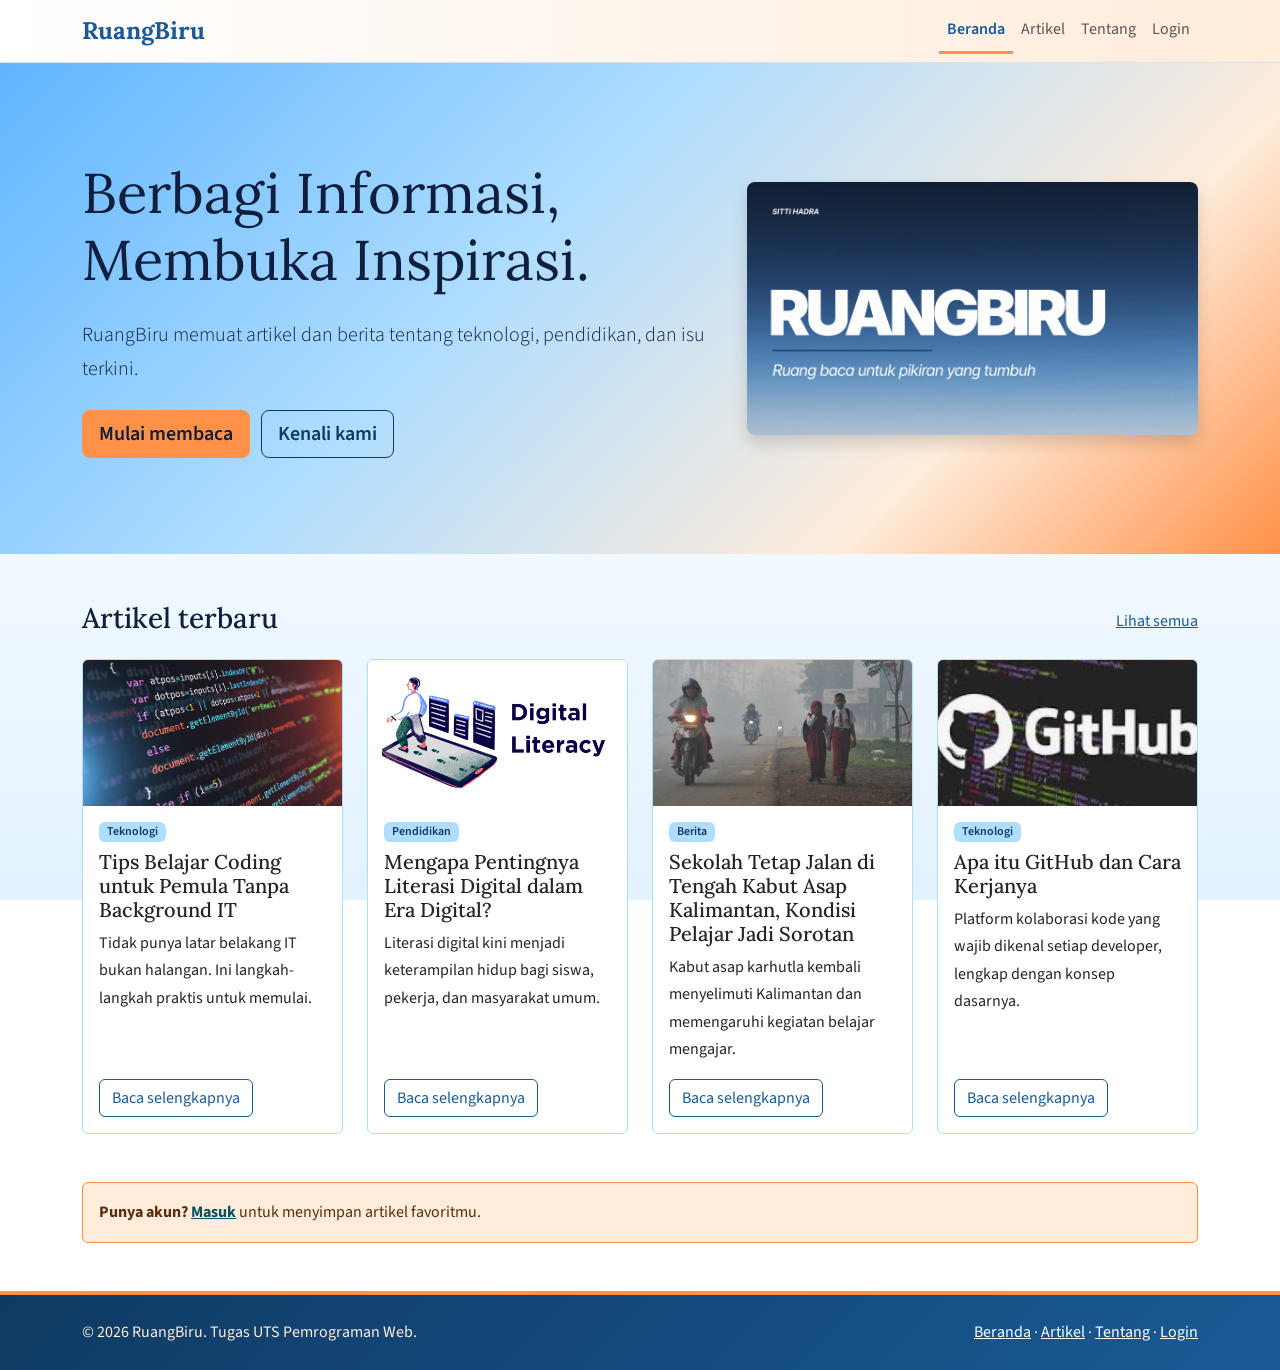
<file: index.html>
<!DOCTYPE html>
<html lang="id">
<head>
  <meta charset="UTF-8">
  <meta name="viewport" content="width=device-width, initial-scale=1">
  <title>Beranda | RuangBiru</title>
  <link href="https://cdn.jsdelivr.net/npm/bootstrap@5.3.3/dist/css/bootstrap.min.css" rel="stylesheet">
  <link href="https://fonts.googleapis.com/css2?family=Lora:wght@500;700&family=Source+Sans+3:wght@400;600&display=swap" rel="stylesheet">
  <link href="css/style.css" rel="stylesheet">
</head>
<body>
<nav class="navbar navbar-expand-lg sticky-top bg-white border-bottom">
  <div class="container">
    <a class="navbar-brand brand" href="index.html">RuangBiru</a>
    <button class="navbar-toggler" type="button" data-bs-toggle="collapse" data-bs-target="#menu" aria-controls="menu" aria-expanded="false" aria-label="Buka menu">
      <span class="navbar-toggler-icon"></span>
    </button>
    <div class="collapse navbar-collapse" id="menu">
      <ul class="navbar-nav ms-auto"><li class="nav-item"><a class="nav-link active" href="index.html">Beranda</a></li><li class="nav-item"><a class="nav-link" href="artikel.html">Artikel</a></li><li class="nav-item"><a class="nav-link" href="tentang.html">Tentang</a></li><li class="nav-item"><a class="nav-link" href="login.html">Login</a></li></ul>
    </div>
  </div>
</nav>

<header class="hero py-5">
  <div class="container py-lg-5">
    <div class="row align-items-center g-4">
      <div class="col-lg-7">
        <h1 class="display-4">Berbagi Informasi, Membuka Inspirasi.</h1>
        <p class="lead my-4">RuangBiru memuat artikel dan berita tentang teknologi, pendidikan, dan isu terkini.</p>
        <a href="artikel.html" class="btn btn-accent btn-lg me-2">Mulai membaca</a>
        <a href="tentang.html" class="btn btn-outline-light btn-lg">Kenali kami</a>
      </div>
      <div class="col-lg-5">
        <img src="img/RuangBiru.png" class="img-fluid rounded-3 shadow" alt="Ilustrasi RuangBiru">
      </div>
    </div>
  </div>
</header>
<main class="container my-5">
  <div class="d-flex justify-content-between align-items-end mb-4">
    <h2 class="h3 mb-0">Artikel terbaru</h2>
    <a href="artikel.html">Lihat semua</a>
  </div>
  <div class="row g-4"><div class="col-md-6 col-lg-3">
  <div class="card h-100 article-card">
    <img src="img/coding.jpg" class="card-img-top" alt="Tips Belajar Coding untuk Pemula Tanpa Background IT">
    <div class="card-body d-flex flex-column">
      <span class="badge badge-cat align-self-start mb-2">Teknologi</span>
      <h3 class="h5 card-title">Tips Belajar Coding untuk Pemula Tanpa Background IT</h3>
      <p class="card-text">Tidak punya latar belakang IT bukan halangan. Ini langkah-langkah praktis untuk memulai.</p>
      <a href="detail-coding.html" class="btn btn-outline-brand mt-auto align-self-start">Baca selengkapnya</a>
    </div>
  </div>
</div><div class="col-md-6 col-lg-3">
  <div class="card h-100 article-card">
    <img src="img/literasi_digital.png" class="card-img-top" alt="Mengapa Pentingnya Literasi Digital dalam Era Digital?">
    <div class="card-body d-flex flex-column">
      <span class="badge badge-cat align-self-start mb-2">Pendidikan</span>
      <h3 class="h5 card-title">Mengapa Pentingnya Literasi Digital dalam Era Digital?</h3>
      <p class="card-text">Literasi digital kini menjadi keterampilan hidup bagi siswa, pekerja, dan masyarakat umum.</p>
      <a href="detail-literasi.html" class="btn btn-outline-brand mt-auto align-self-start">Baca selengkapnya</a>
    </div>
  </div>
</div><div class="col-md-6 col-lg-3">
  <div class="card h-100 article-card">
    <img src="img/asap_kalimantan.jpeg" class="card-img-top" alt="Sekolah Tetap Jalan di Tengah Kabut Asap Kalimantan, Kondisi Pelajar Jadi Sorotan">
    <div class="card-body d-flex flex-column">
      <span class="badge badge-cat align-self-start mb-2">Berita</span>
      <h3 class="h5 card-title">Sekolah Tetap Jalan di Tengah Kabut Asap Kalimantan, Kondisi Pelajar Jadi Sorotan</h3>
      <p class="card-text">Kabut asap karhutla kembali menyelimuti Kalimantan dan memengaruhi kegiatan belajar mengajar.</p>
      <a href="detail-asap.html" class="btn btn-outline-brand mt-auto align-self-start">Baca selengkapnya</a>
    </div>
  </div>
</div><div class="col-md-6 col-lg-3">
  <div class="card h-100 article-card">
    <img src="img/github.jpg" class="card-img-top" alt="Apa itu GitHub dan Cara Kerjanya">
    <div class="card-body d-flex flex-column">
      <span class="badge badge-cat align-self-start mb-2">Teknologi</span>
      <h3 class="h5 card-title">Apa itu GitHub dan Cara Kerjanya</h3>
      <p class="card-text">Platform kolaborasi kode yang wajib dikenal setiap developer, lengkap dengan konsep dasarnya.</p>
      <a href="detail-github.html" class="btn btn-outline-brand mt-auto align-self-start">Baca selengkapnya</a>
    </div>
  </div>
</div></div>
  <div class="alert alert-info mt-5" role="alert">
    <strong>Punya akun?</strong> <a href="login.html" class="alert-link">Masuk</a> untuk menyimpan artikel favoritmu.
  </div>
</main>
<footer class="footer py-4 mt-5">
  <div class="container d-flex flex-column flex-md-row justify-content-between gap-2">
    <span>&copy; 2026 RuangBiru. Tugas UTS Pemrograman Web.</span>
    <span><a href="index.html">Beranda</a> &middot; <a href="artikel.html">Artikel</a> &middot; <a href="tentang.html">Tentang</a> &middot; <a href="login.html">Login</a></span>
  </div>
</footer>
<script src="https://cdn.jsdelivr.net/npm/bootstrap@5.3.3/dist/js/bootstrap.bundle.min.js"></script>
</body>
</html>
</file>
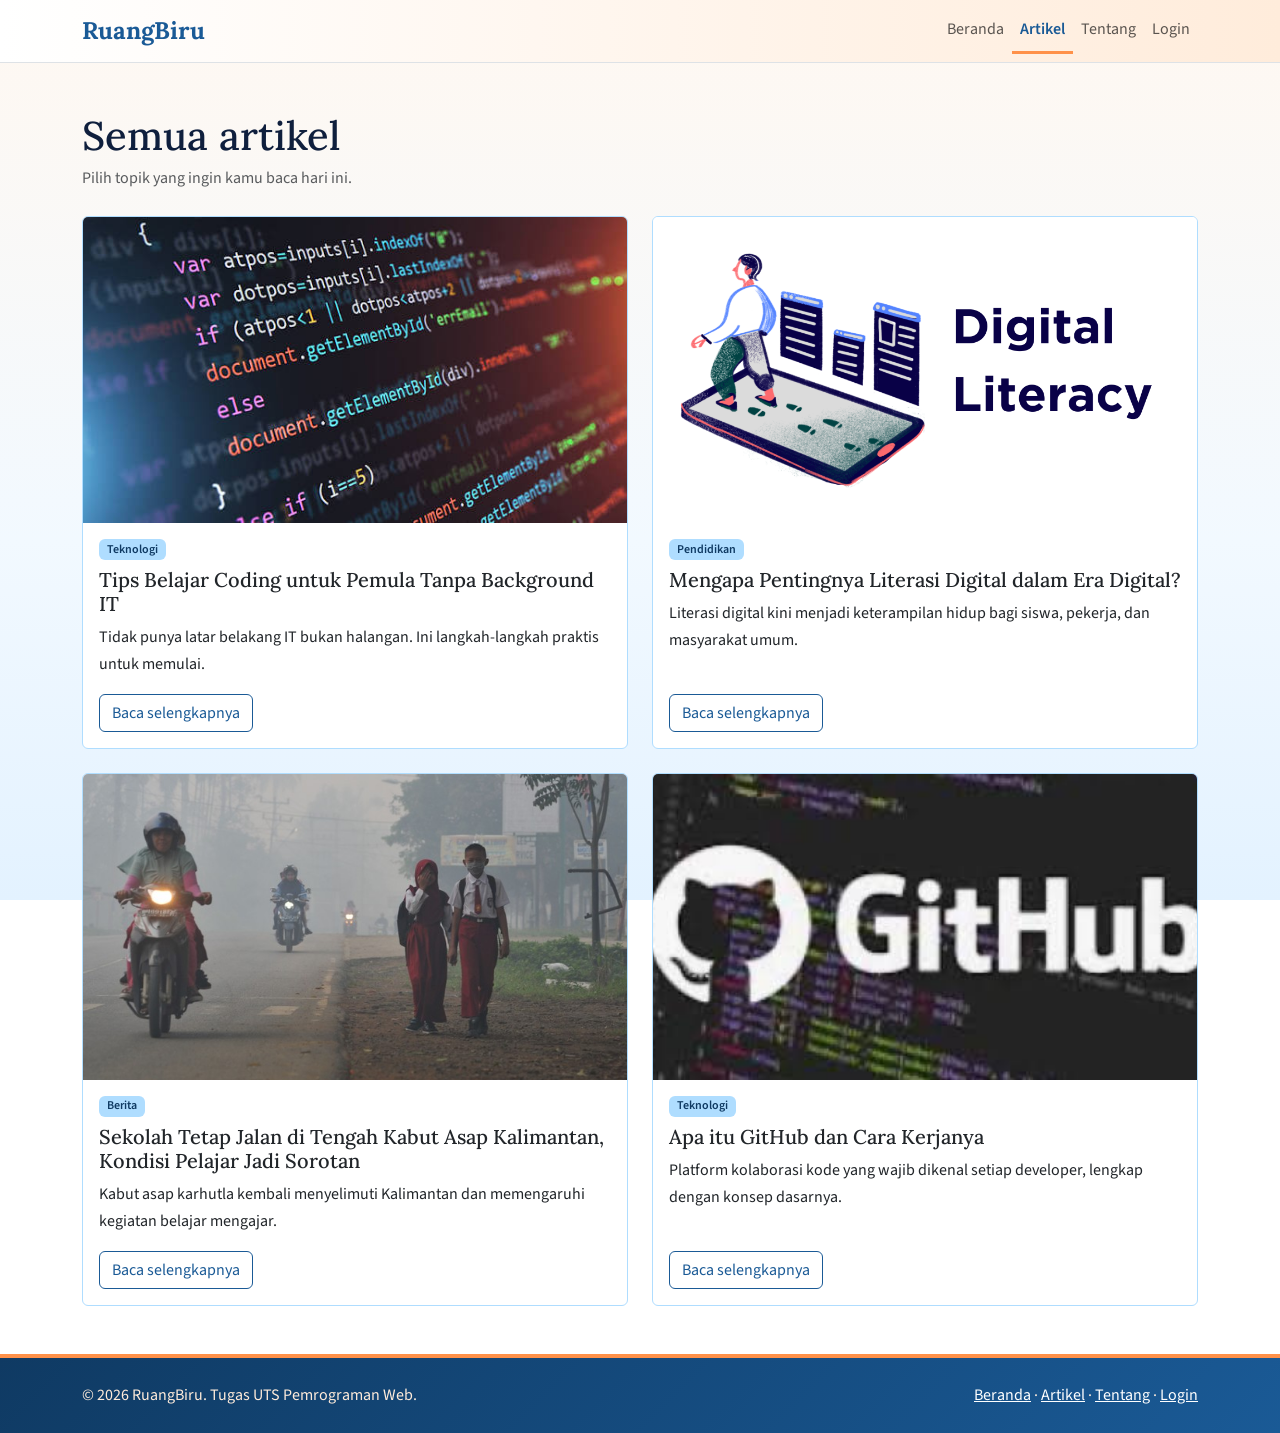
<file: artikel.html>
<!DOCTYPE html>
<html lang="id">
<head>
  <meta charset="UTF-8">
  <meta name="viewport" content="width=device-width, initial-scale=1">
  <title>Daftar Artikel | RuangBiru</title>
  <link href="https://cdn.jsdelivr.net/npm/bootstrap@5.3.3/dist/css/bootstrap.min.css" rel="stylesheet">
  <link href="https://fonts.googleapis.com/css2?family=Lora:wght@500;700&family=Source+Sans+3:wght@400;600&display=swap" rel="stylesheet">
  <link href="css/style.css" rel="stylesheet">
</head>
<body>
<nav class="navbar navbar-expand-lg sticky-top bg-white border-bottom">
  <div class="container">
    <a class="navbar-brand brand" href="index.html">RuangBiru</a>
    <button class="navbar-toggler" type="button" data-bs-toggle="collapse" data-bs-target="#menu" aria-controls="menu" aria-expanded="false" aria-label="Buka menu">
      <span class="navbar-toggler-icon"></span>
    </button>
    <div class="collapse navbar-collapse" id="menu">
      <ul class="navbar-nav ms-auto"><li class="nav-item"><a class="nav-link" href="index.html">Beranda</a></li><li class="nav-item"><a class="nav-link active" href="artikel.html">Artikel</a></li><li class="nav-item"><a class="nav-link" href="tentang.html">Tentang</a></li><li class="nav-item"><a class="nav-link" href="login.html">Login</a></li></ul>
    </div>
  </div>
</nav>

<main class="container my-5">
  <h1 class="mb-1">Semua artikel</h1>
  <p class="text-muted mb-4">Pilih topik yang ingin kamu baca hari ini.</p>
  <div class="row g-4"><div class="col-md-6">
  <div class="card h-100 article-card">
    <img src="img/coding.jpg" class="card-img-top" alt="Tips Belajar Coding untuk Pemula Tanpa Background IT">
    <div class="card-body d-flex flex-column">
      <span class="badge badge-cat align-self-start mb-2">Teknologi</span>
      <h3 class="h5 card-title">Tips Belajar Coding untuk Pemula Tanpa Background IT</h3>
      <p class="card-text">Tidak punya latar belakang IT bukan halangan. Ini langkah-langkah praktis untuk memulai.</p>
      <a href="detail-coding.html" class="btn btn-outline-brand mt-auto align-self-start">Baca selengkapnya</a>
    </div>
  </div>
</div><div class="col-md-6">
  <div class="card h-100 article-card">
    <img src="img/literasi_digital.png" class="card-img-top" alt="Mengapa Pentingnya Literasi Digital dalam Era Digital?">
    <div class="card-body d-flex flex-column">
      <span class="badge badge-cat align-self-start mb-2">Pendidikan</span>
      <h3 class="h5 card-title">Mengapa Pentingnya Literasi Digital dalam Era Digital?</h3>
      <p class="card-text">Literasi digital kini menjadi keterampilan hidup bagi siswa, pekerja, dan masyarakat umum.</p>
      <a href="detail-literasi.html" class="btn btn-outline-brand mt-auto align-self-start">Baca selengkapnya</a>
    </div>
  </div>
</div><div class="col-md-6">
  <div class="card h-100 article-card">
    <img src="img/asap_kalimantan.jpeg" class="card-img-top" alt="Sekolah Tetap Jalan di Tengah Kabut Asap Kalimantan, Kondisi Pelajar Jadi Sorotan">
    <div class="card-body d-flex flex-column">
      <span class="badge badge-cat align-self-start mb-2">Berita</span>
      <h3 class="h5 card-title">Sekolah Tetap Jalan di Tengah Kabut Asap Kalimantan, Kondisi Pelajar Jadi Sorotan</h3>
      <p class="card-text">Kabut asap karhutla kembali menyelimuti Kalimantan dan memengaruhi kegiatan belajar mengajar.</p>
      <a href="detail-asap.html" class="btn btn-outline-brand mt-auto align-self-start">Baca selengkapnya</a>
    </div>
  </div>
</div><div class="col-md-6">
  <div class="card h-100 article-card">
    <img src="img/github.jpg" class="card-img-top" alt="Apa itu GitHub dan Cara Kerjanya">
    <div class="card-body d-flex flex-column">
      <span class="badge badge-cat align-self-start mb-2">Teknologi</span>
      <h3 class="h5 card-title">Apa itu GitHub dan Cara Kerjanya</h3>
      <p class="card-text">Platform kolaborasi kode yang wajib dikenal setiap developer, lengkap dengan konsep dasarnya.</p>
      <a href="detail-github.html" class="btn btn-outline-brand mt-auto align-self-start">Baca selengkapnya</a>
    </div>
  </div>
</div></div>
</main>
<footer class="footer py-4 mt-5">
  <div class="container d-flex flex-column flex-md-row justify-content-between gap-2">
    <span>&copy; 2026 RuangBiru. Tugas UTS Pemrograman Web.</span>
    <span><a href="index.html">Beranda</a> &middot; <a href="artikel.html">Artikel</a> &middot; <a href="tentang.html">Tentang</a> &middot; <a href="login.html">Login</a></span>
  </div>
</footer>
<script src="https://cdn.jsdelivr.net/npm/bootstrap@5.3.3/dist/js/bootstrap.bundle.min.js"></script>
</body>
</html>
</file>
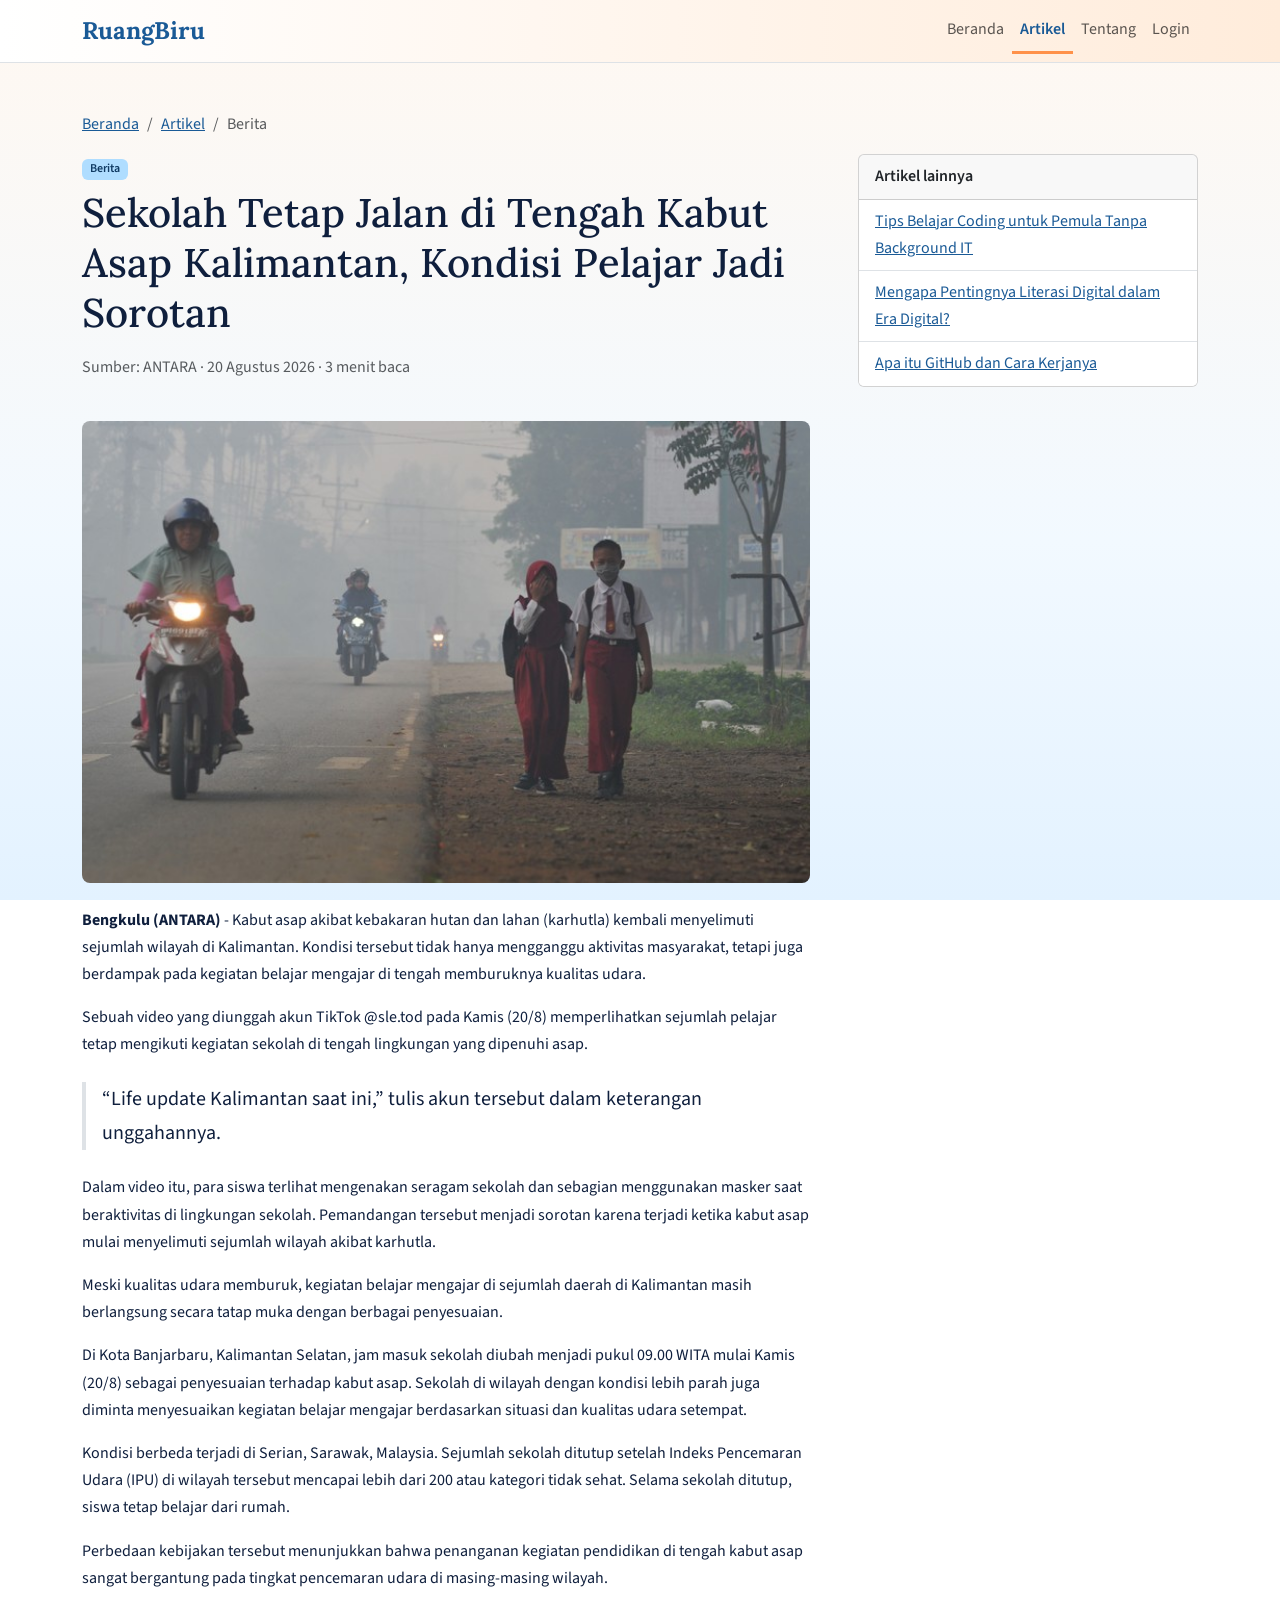
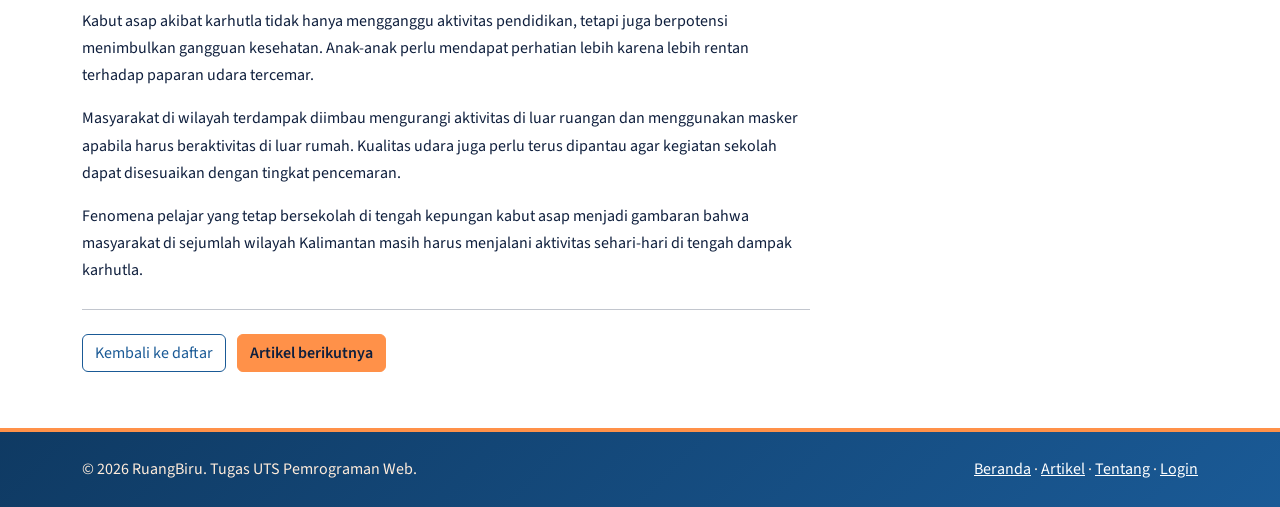
<file: detail-asap.html>
<!DOCTYPE html>
<html lang="id">
<head>
  <meta charset="UTF-8">
  <meta name="viewport" content="width=device-width, initial-scale=1">
  <title>Sekolah Tetap Jalan di Tengah Kabut Asap Kalimantan, Kondisi Pelajar Jadi Sorotan | RuangBiru</title>
  <link href="https://cdn.jsdelivr.net/npm/bootstrap@5.3.3/dist/css/bootstrap.min.css" rel="stylesheet">
  <link href="https://fonts.googleapis.com/css2?family=Lora:wght@500;700&family=Source+Sans+3:wght@400;600&display=swap" rel="stylesheet">
  <link href="css/style.css" rel="stylesheet">
</head>
<body>
<nav class="navbar navbar-expand-lg sticky-top bg-white border-bottom">
  <div class="container">
    <a class="navbar-brand brand" href="index.html">RuangBiru</a>
    <button class="navbar-toggler" type="button" data-bs-toggle="collapse" data-bs-target="#menu" aria-controls="menu" aria-expanded="false" aria-label="Buka menu">
      <span class="navbar-toggler-icon"></span>
    </button>
    <div class="collapse navbar-collapse" id="menu">
      <ul class="navbar-nav ms-auto"><li class="nav-item"><a class="nav-link" href="index.html">Beranda</a></li><li class="nav-item"><a class="nav-link active" href="artikel.html">Artikel</a></li><li class="nav-item"><a class="nav-link" href="tentang.html">Tentang</a></li><li class="nav-item"><a class="nav-link" href="login.html">Login</a></li></ul>
    </div>
  </div>
</nav>

<main class="container my-5">
  <nav aria-label="breadcrumb">
    <ol class="breadcrumb">
      <li class="breadcrumb-item"><a href="index.html">Beranda</a></li>
      <li class="breadcrumb-item"><a href="artikel.html">Artikel</a></li>
      <li class="breadcrumb-item active" aria-current="page">Berita</li>
    </ol>
  </nav>
  <div class="row g-5">
    <article class="col-lg-8">
      <span class="badge badge-cat mb-2">Berita</span>
      <h1 class="mb-3">Sekolah Tetap Jalan di Tengah Kabut Asap Kalimantan, Kondisi Pelajar Jadi Sorotan</h1>
      <p class="text-muted">Sumber: ANTARA &middot; 20 Agustus 2026 &middot; 3 menit baca</p>
      <img src="img/asap_kalimantan.jpeg" class="img-fluid rounded-3 my-4 w-100" alt="Sekolah Tetap Jalan di Tengah Kabut Asap Kalimantan, Kondisi Pelajar Jadi Sorotan">
      <p><strong>Bengkulu (ANTARA)</strong> - Kabut asap akibat kebakaran hutan dan lahan (karhutla) kembali menyelimuti sejumlah wilayah di Kalimantan. Kondisi tersebut tidak hanya mengganggu aktivitas masyarakat, tetapi juga berdampak pada kegiatan belajar mengajar di tengah memburuknya kualitas udara.</p>
      <p>Sebuah video yang diunggah akun TikTok @sle.tod pada Kamis (20/8) memperlihatkan sejumlah pelajar tetap mengikuti kegiatan sekolah di tengah lingkungan yang dipenuhi asap.</p>
      <blockquote class="blockquote border-start border-4 ps-3 my-4"><p>“Life update Kalimantan saat ini,” tulis akun tersebut dalam keterangan unggahannya.</p></blockquote>
      <p>Dalam video itu, para siswa terlihat mengenakan seragam sekolah dan sebagian menggunakan masker saat beraktivitas di lingkungan sekolah. Pemandangan tersebut menjadi sorotan karena terjadi ketika kabut asap mulai menyelimuti sejumlah wilayah akibat karhutla.</p>
      <p>Meski kualitas udara memburuk, kegiatan belajar mengajar di sejumlah daerah di Kalimantan masih berlangsung secara tatap muka dengan berbagai penyesuaian.</p>
      <p>Di Kota Banjarbaru, Kalimantan Selatan, jam masuk sekolah diubah menjadi pukul 09.00 WITA mulai Kamis (20/8) sebagai penyesuaian terhadap kabut asap. Sekolah di wilayah dengan kondisi lebih parah juga diminta menyesuaikan kegiatan belajar mengajar berdasarkan situasi dan kualitas udara setempat.</p>
      <p>Kondisi berbeda terjadi di Serian, Sarawak, Malaysia. Sejumlah sekolah ditutup setelah Indeks Pencemaran Udara (IPU) di wilayah tersebut mencapai lebih dari 200 atau kategori tidak sehat. Selama sekolah ditutup, siswa tetap belajar dari rumah.</p>
      <p>Perbedaan kebijakan tersebut menunjukkan bahwa penanganan kegiatan pendidikan di tengah kabut asap sangat bergantung pada tingkat pencemaran udara di masing-masing wilayah.</p>
      <p>Kabut asap akibat karhutla tidak hanya mengganggu aktivitas pendidikan, tetapi juga berpotensi menimbulkan gangguan kesehatan. Anak-anak perlu mendapat perhatian lebih karena lebih rentan terhadap paparan udara tercemar.</p>
      <p>Masyarakat di wilayah terdampak diimbau mengurangi aktivitas di luar ruangan dan menggunakan masker apabila harus beraktivitas di luar rumah. Kualitas udara juga perlu terus dipantau agar kegiatan sekolah dapat disesuaikan dengan tingkat pencemaran.</p>
      <p>Fenomena pelajar yang tetap bersekolah di tengah kepungan kabut asap menjadi gambaran bahwa masyarakat di sejumlah wilayah Kalimantan masih harus menjalani aktivitas sehari-hari di tengah dampak karhutla.</p>
      <hr class="my-4">
      <a href="artikel.html" class="btn btn-outline-brand me-2 mb-2">Kembali ke daftar</a>
      <a href="detail-github.html" class="btn btn-accent mb-2">Artikel berikutnya</a>
    </article>
    <aside class="col-lg-4">
      <div class="card">
        <div class="card-header fw-semibold">Artikel lainnya</div>
        <ul class="list-group list-group-flush"><li class="list-group-item"><a href="detail-coding.html">Tips Belajar Coding untuk Pemula Tanpa Background IT</a></li><li class="list-group-item"><a href="detail-literasi.html">Mengapa Pentingnya Literasi Digital dalam Era Digital?</a></li><li class="list-group-item"><a href="detail-github.html">Apa itu GitHub dan Cara Kerjanya</a></li></ul>
      </div>
    </aside>
  </div>
</main>
<footer class="footer py-4 mt-5">
  <div class="container d-flex flex-column flex-md-row justify-content-between gap-2">
    <span>&copy; 2026 RuangBiru. Tugas UTS Pemrograman Web.</span>
    <span><a href="index.html">Beranda</a> &middot; <a href="artikel.html">Artikel</a> &middot; <a href="tentang.html">Tentang</a> &middot; <a href="login.html">Login</a></span>
  </div>
</footer>
<script src="https://cdn.jsdelivr.net/npm/bootstrap@5.3.3/dist/js/bootstrap.bundle.min.js"></script>
</body>
</html>
</file>
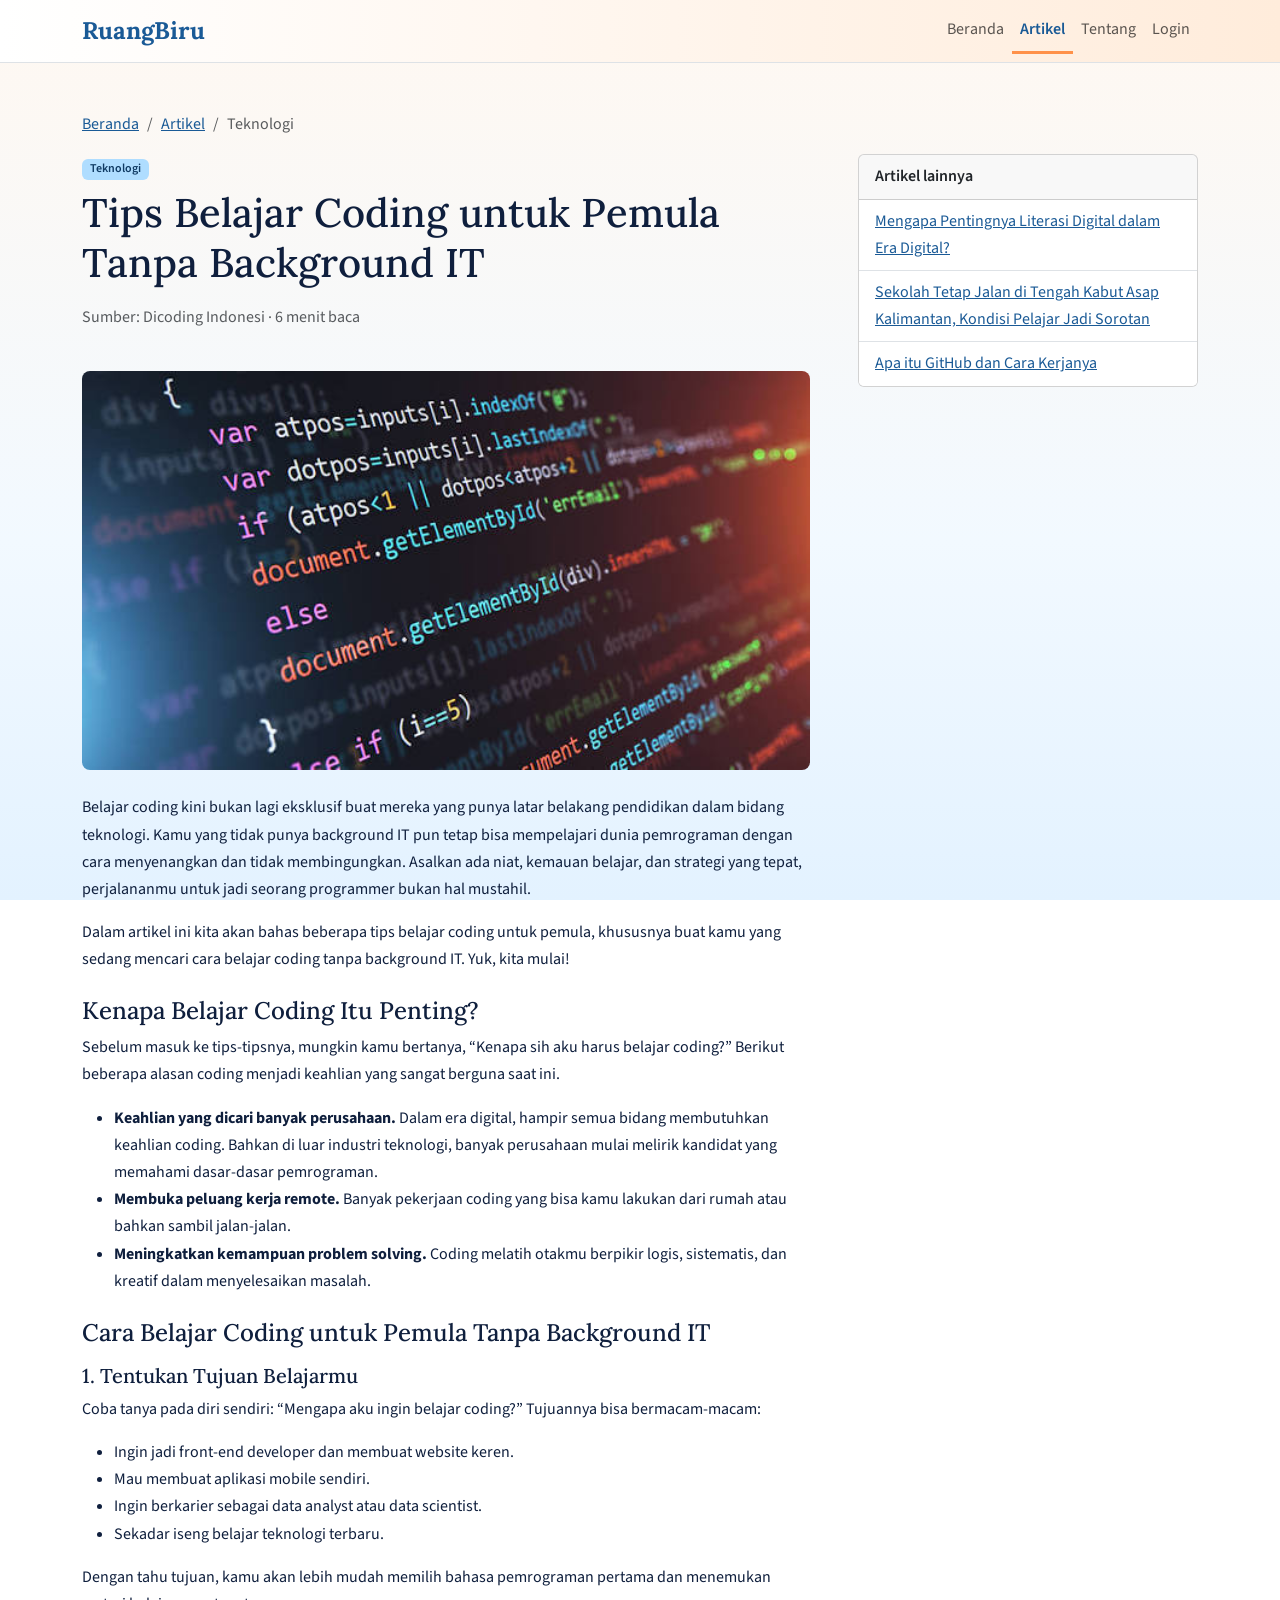
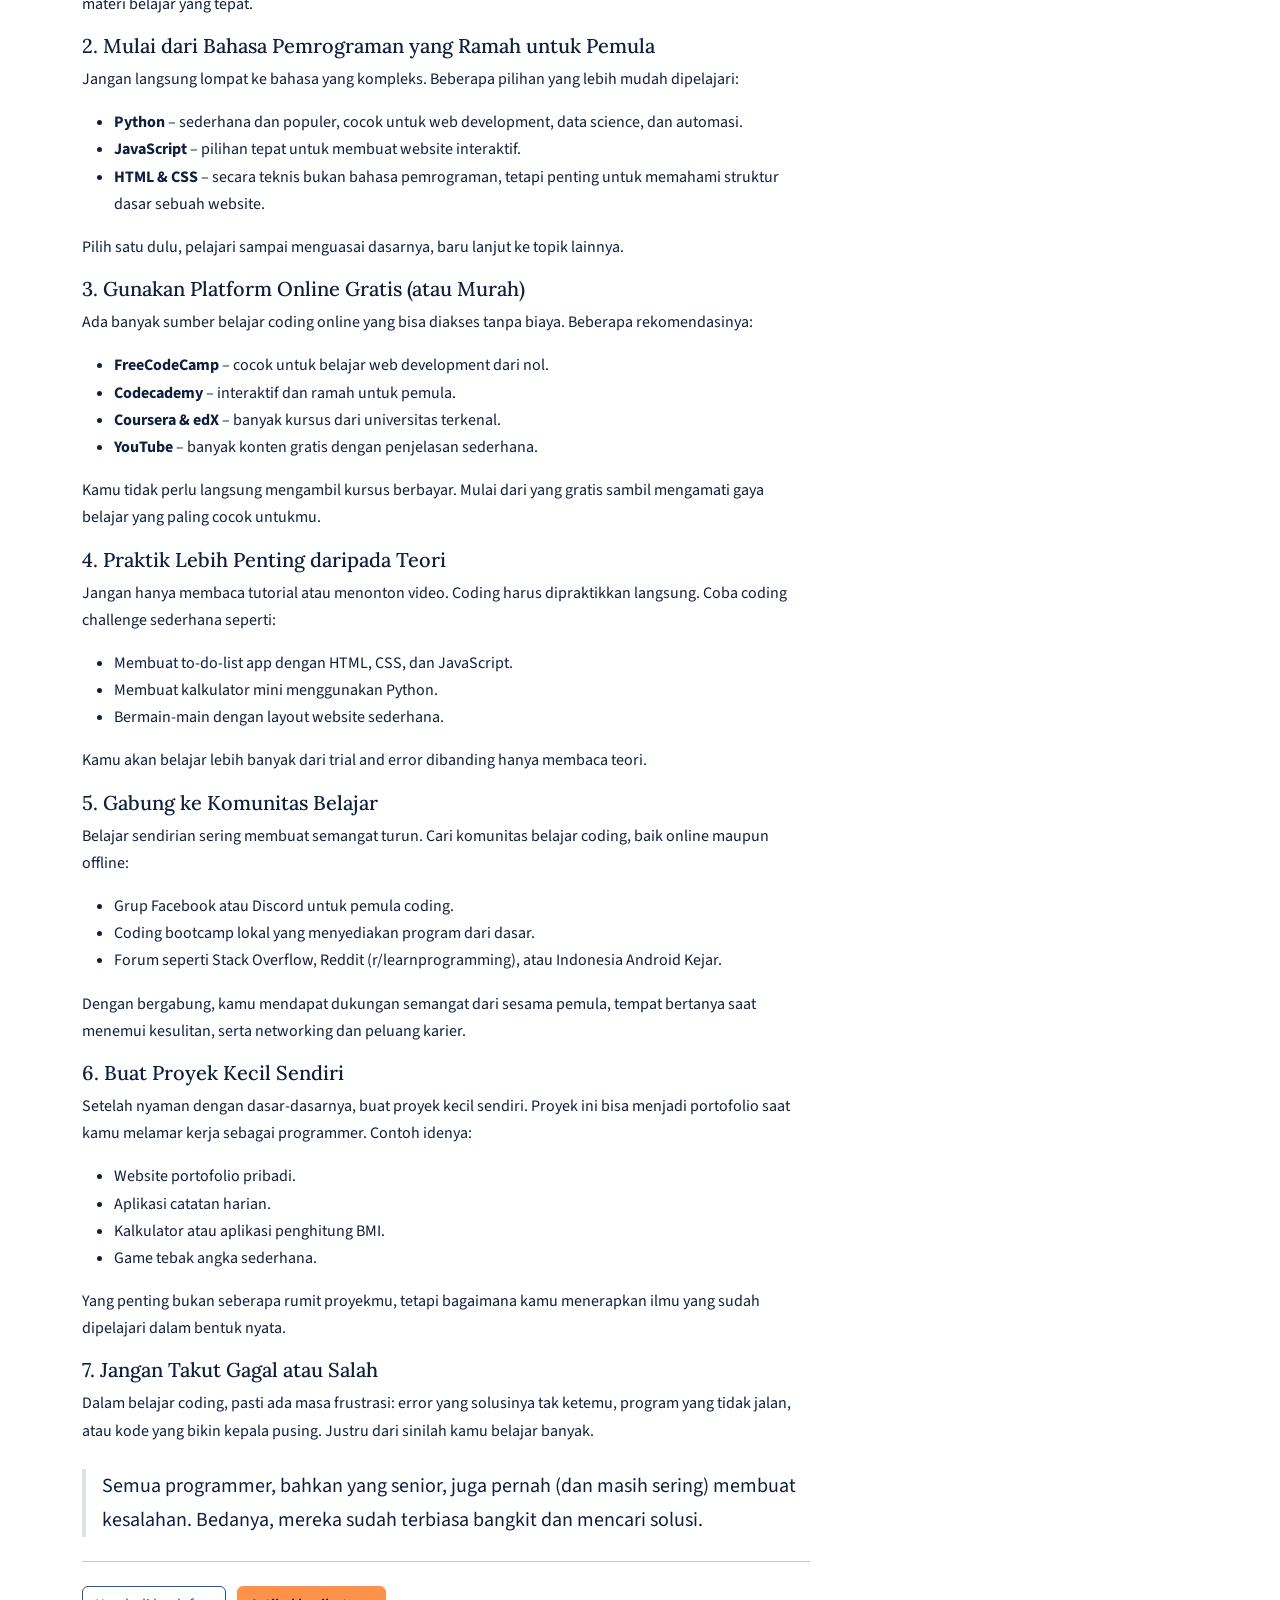
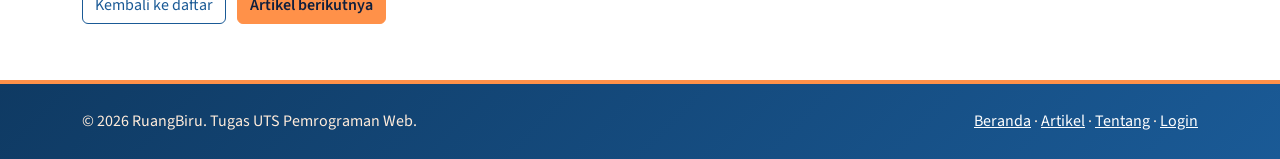
<file: detail-coding.html>
<!DOCTYPE html>
<html lang="id">
<head>
  <meta charset="UTF-8">
  <meta name="viewport" content="width=device-width, initial-scale=1">
  <title>Tips Belajar Coding untuk Pemula Tanpa Background IT | RuangBiru</title>
  <link href="https://cdn.jsdelivr.net/npm/bootstrap@5.3.3/dist/css/bootstrap.min.css" rel="stylesheet">
  <link href="https://fonts.googleapis.com/css2?family=Lora:wght@500;700&family=Source+Sans+3:wght@400;600&display=swap" rel="stylesheet">
  <link href="css/style.css" rel="stylesheet">
</head>
<body>
<nav class="navbar navbar-expand-lg sticky-top bg-white border-bottom">
  <div class="container">
    <a class="navbar-brand brand" href="index.html">RuangBiru</a>
    <button class="navbar-toggler" type="button" data-bs-toggle="collapse" data-bs-target="#menu" aria-controls="menu" aria-expanded="false" aria-label="Buka menu">
      <span class="navbar-toggler-icon"></span>
    </button>
    <div class="collapse navbar-collapse" id="menu">
      <ul class="navbar-nav ms-auto"><li class="nav-item"><a class="nav-link" href="index.html">Beranda</a></li><li class="nav-item"><a class="nav-link active" href="artikel.html">Artikel</a></li><li class="nav-item"><a class="nav-link" href="tentang.html">Tentang</a></li><li class="nav-item"><a class="nav-link" href="login.html">Login</a></li></ul>
    </div>
  </div>
</nav>

<main class="container my-5">
  <nav aria-label="breadcrumb">
    <ol class="breadcrumb">
      <li class="breadcrumb-item"><a href="index.html">Beranda</a></li>
      <li class="breadcrumb-item"><a href="artikel.html">Artikel</a></li>
      <li class="breadcrumb-item active" aria-current="page">Teknologi</li>
    </ol>
  </nav>
  <div class="row g-5">
    <article class="col-lg-8">
      <span class="badge badge-cat mb-2">Teknologi</span>
      <h1 class="mb-3">Tips Belajar Coding untuk Pemula Tanpa Background IT</h1>
      <p class="text-muted">Sumber: Dicoding Indonesi &middot; 6 menit baca</p>
      <img src="img/coding.jpg" class="img-fluid rounded-3 my-4 w-100" alt="Tips Belajar Coding untuk Pemula Tanpa Background IT">
      <p>Belajar coding kini bukan lagi eksklusif buat mereka yang punya latar belakang pendidikan dalam bidang teknologi. Kamu yang tidak punya background IT pun tetap bisa mempelajari dunia pemrograman dengan cara menyenangkan dan tidak membingungkan. Asalkan ada niat, kemauan belajar, dan strategi yang tepat, perjalananmu untuk jadi seorang programmer bukan hal mustahil.</p>
      <p>Dalam artikel ini kita akan bahas beberapa tips belajar coding untuk pemula, khususnya buat kamu yang sedang mencari cara belajar coding tanpa background IT. Yuk, kita mulai!</p>
      <h2 class="h4 mt-4">Kenapa Belajar Coding Itu Penting?</h2>
      <p>Sebelum masuk ke tips-tipsnya, mungkin kamu bertanya, “Kenapa sih aku harus belajar coding?” Berikut beberapa alasan coding menjadi keahlian yang sangat berguna saat ini.</p>
      <ul><li><strong>Keahlian yang dicari banyak perusahaan.</strong> Dalam era digital, hampir semua bidang membutuhkan keahlian coding. Bahkan di luar industri teknologi, banyak perusahaan mulai melirik kandidat yang memahami dasar-dasar pemrograman.</li><li><strong>Membuka peluang kerja remote.</strong> Banyak pekerjaan coding yang bisa kamu lakukan dari rumah atau bahkan sambil jalan-jalan.</li><li><strong>Meningkatkan kemampuan problem solving.</strong> Coding melatih otakmu berpikir logis, sistematis, dan kreatif dalam menyelesaikan masalah.</li></ul>
      <h2 class="h4 mt-4">Cara Belajar Coding untuk Pemula Tanpa Background IT</h2>
      <h3 class="h5 mt-3">1. Tentukan Tujuan Belajarmu</h3>
      <p>Coba tanya pada diri sendiri: “Mengapa aku ingin belajar coding?” Tujuannya bisa bermacam-macam:</p>
      <ul><li>Ingin jadi front-end developer dan membuat website keren.</li><li>Mau membuat aplikasi mobile sendiri.</li><li>Ingin berkarier sebagai data analyst atau data scientist.</li><li>Sekadar iseng belajar teknologi terbaru.</li></ul>
      <p>Dengan tahu tujuan, kamu akan lebih mudah memilih bahasa pemrograman pertama dan menemukan materi belajar yang tepat.</p>
      <h3 class="h5 mt-3">2. Mulai dari Bahasa Pemrograman yang Ramah untuk Pemula</h3>
      <p>Jangan langsung lompat ke bahasa yang kompleks. Beberapa pilihan yang lebih mudah dipelajari:</p>
      <ul><li><strong>Python</strong> – sederhana dan populer, cocok untuk web development, data science, dan automasi.</li><li><strong>JavaScript</strong> – pilihan tepat untuk membuat website interaktif.</li><li><strong>HTML &amp; CSS</strong> – secara teknis bukan bahasa pemrograman, tetapi penting untuk memahami struktur dasar sebuah website.</li></ul>
      <p>Pilih satu dulu, pelajari sampai menguasai dasarnya, baru lanjut ke topik lainnya.</p>
      <h3 class="h5 mt-3">3. Gunakan Platform Online Gratis (atau Murah)</h3>
      <p>Ada banyak sumber belajar coding online yang bisa diakses tanpa biaya. Beberapa rekomendasinya:</p>
      <ul><li><strong>FreeCodeCamp</strong> – cocok untuk belajar web development dari nol.</li><li><strong>Codecademy</strong> – interaktif dan ramah untuk pemula.</li><li><strong>Coursera &amp; edX</strong> – banyak kursus dari universitas terkenal.</li><li><strong>YouTube</strong> – banyak konten gratis dengan penjelasan sederhana.</li></ul>
      <p>Kamu tidak perlu langsung mengambil kursus berbayar. Mulai dari yang gratis sambil mengamati gaya belajar yang paling cocok untukmu.</p>
      <h3 class="h5 mt-3">4. Praktik Lebih Penting daripada Teori</h3>
      <p>Jangan hanya membaca tutorial atau menonton video. Coding harus dipraktikkan langsung. Coba coding challenge sederhana seperti:</p>
      <ul><li>Membuat to-do-list app dengan HTML, CSS, dan JavaScript.</li><li>Membuat kalkulator mini menggunakan Python.</li><li>Bermain-main dengan layout website sederhana.</li></ul>
      <p>Kamu akan belajar lebih banyak dari trial and error dibanding hanya membaca teori.</p>
      <h3 class="h5 mt-3">5. Gabung ke Komunitas Belajar</h3>
      <p>Belajar sendirian sering membuat semangat turun. Cari komunitas belajar coding, baik online maupun offline:</p>
      <ul><li>Grup Facebook atau Discord untuk pemula coding.</li><li>Coding bootcamp lokal yang menyediakan program dari dasar.</li><li>Forum seperti Stack Overflow, Reddit (r/learnprogramming), atau Indonesia Android Kejar.</li></ul>
      <p>Dengan bergabung, kamu mendapat dukungan semangat dari sesama pemula, tempat bertanya saat menemui kesulitan, serta networking dan peluang karier.</p>
      <h3 class="h5 mt-3">6. Buat Proyek Kecil Sendiri</h3>
      <p>Setelah nyaman dengan dasar-dasarnya, buat proyek kecil sendiri. Proyek ini bisa menjadi portofolio saat kamu melamar kerja sebagai programmer. Contoh idenya:</p>
      <ul><li>Website portofolio pribadi.</li><li>Aplikasi catatan harian.</li><li>Kalkulator atau aplikasi penghitung BMI.</li><li>Game tebak angka sederhana.</li></ul>
      <p>Yang penting bukan seberapa rumit proyekmu, tetapi bagaimana kamu menerapkan ilmu yang sudah dipelajari dalam bentuk nyata.</p>
      <h3 class="h5 mt-3">7. Jangan Takut Gagal atau Salah</h3>
      <p>Dalam belajar coding, pasti ada masa frustrasi: error yang solusinya tak ketemu, program yang tidak jalan, atau kode yang bikin kepala pusing. Justru dari sinilah kamu belajar banyak.</p>
      <blockquote class="blockquote border-start border-4 ps-3 my-4"><p>Semua programmer, bahkan yang senior, juga pernah (dan masih sering) membuat kesalahan. Bedanya, mereka sudah terbiasa bangkit dan mencari solusi.</p></blockquote>
      <hr class="my-4">
      <a href="artikel.html" class="btn btn-outline-brand me-2 mb-2">Kembali ke daftar</a>
      <a href="detail-literasi.html" class="btn btn-accent mb-2">Artikel berikutnya</a>
    </article>
    <aside class="col-lg-4">
      <div class="card">
        <div class="card-header fw-semibold">Artikel lainnya</div>
        <ul class="list-group list-group-flush"><li class="list-group-item"><a href="detail-literasi.html">Mengapa Pentingnya Literasi Digital dalam Era Digital?</a></li><li class="list-group-item"><a href="detail-asap.html">Sekolah Tetap Jalan di Tengah Kabut Asap Kalimantan, Kondisi Pelajar Jadi Sorotan</a></li><li class="list-group-item"><a href="detail-github.html">Apa itu GitHub dan Cara Kerjanya</a></li></ul>
      </div>
    </aside>
  </div>
</main>
<footer class="footer py-4 mt-5">
  <div class="container d-flex flex-column flex-md-row justify-content-between gap-2">
    <span>&copy; 2026 RuangBiru. Tugas UTS Pemrograman Web.</span>
    <span><a href="index.html">Beranda</a> &middot; <a href="artikel.html">Artikel</a> &middot; <a href="tentang.html">Tentang</a> &middot; <a href="login.html">Login</a></span>
  </div>
</footer>
<script src="https://cdn.jsdelivr.net/npm/bootstrap@5.3.3/dist/js/bootstrap.bundle.min.js"></script>
</body>
</html>
</file>
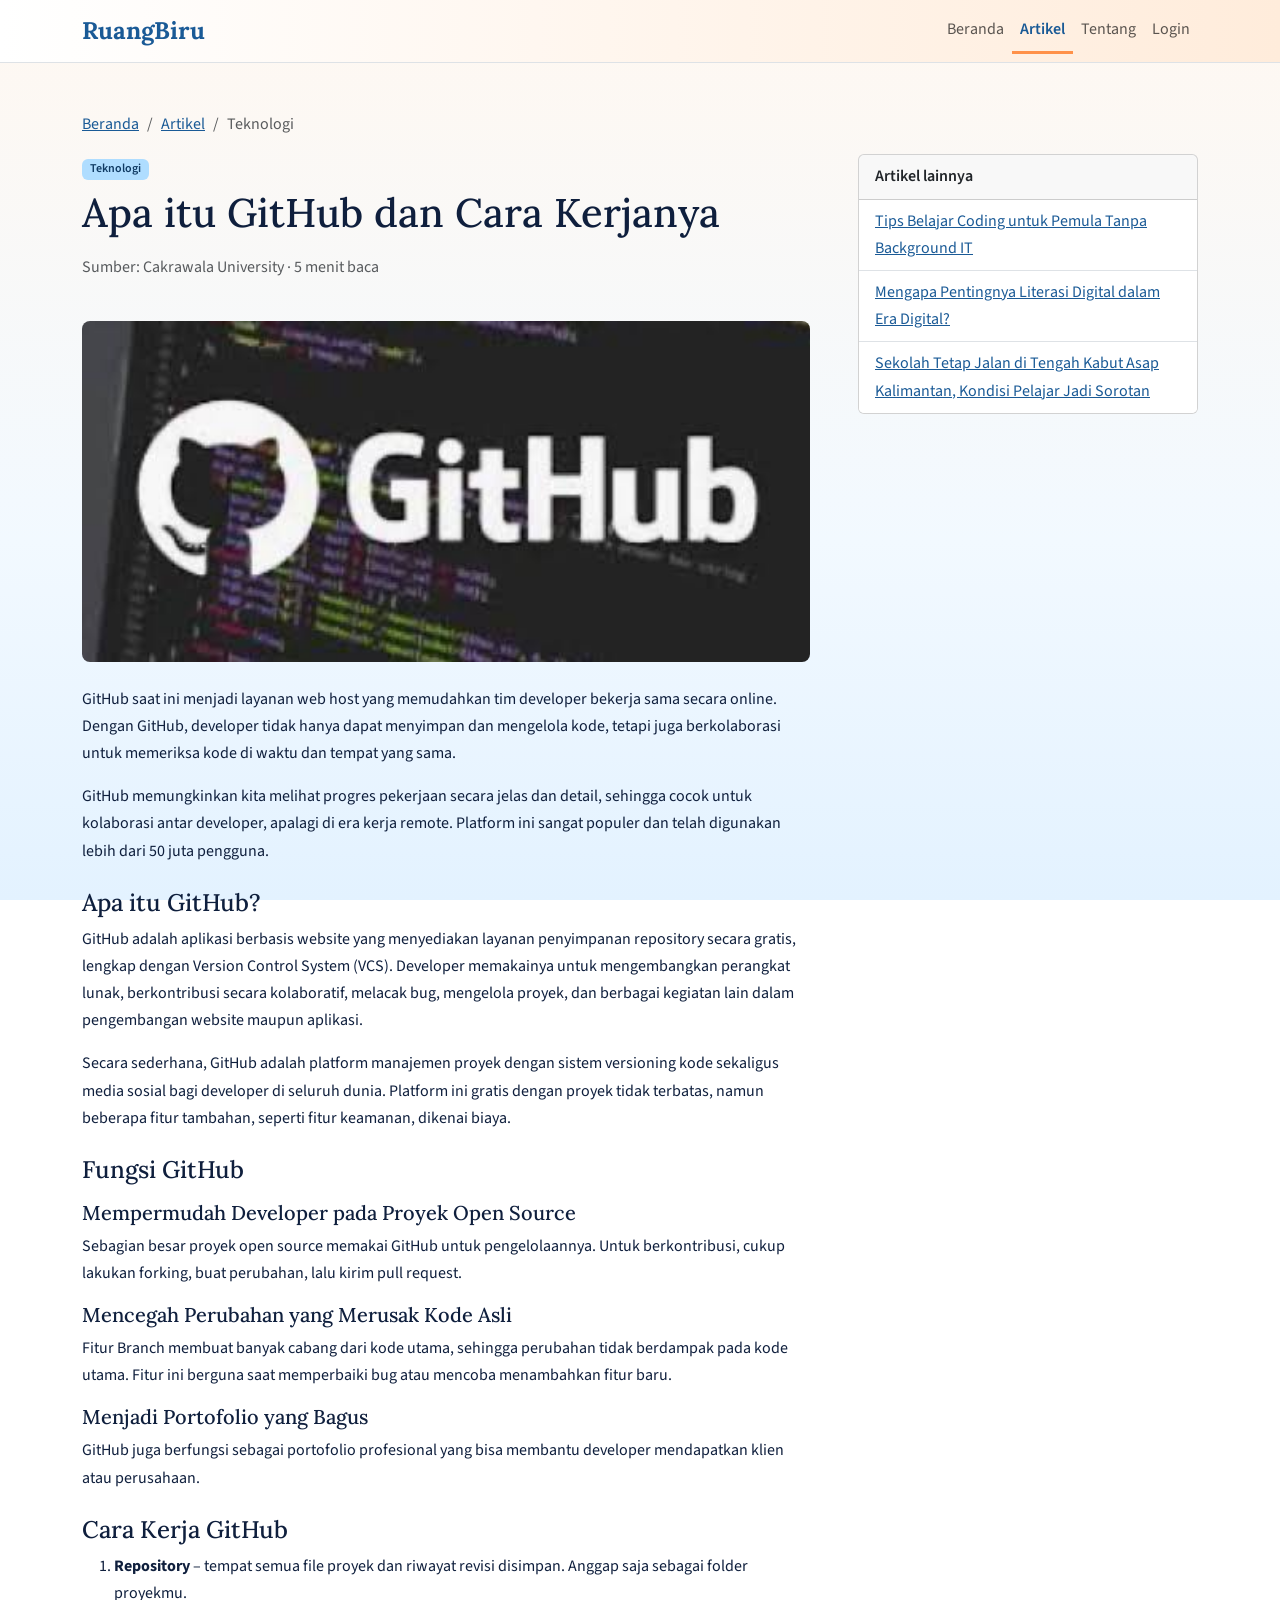
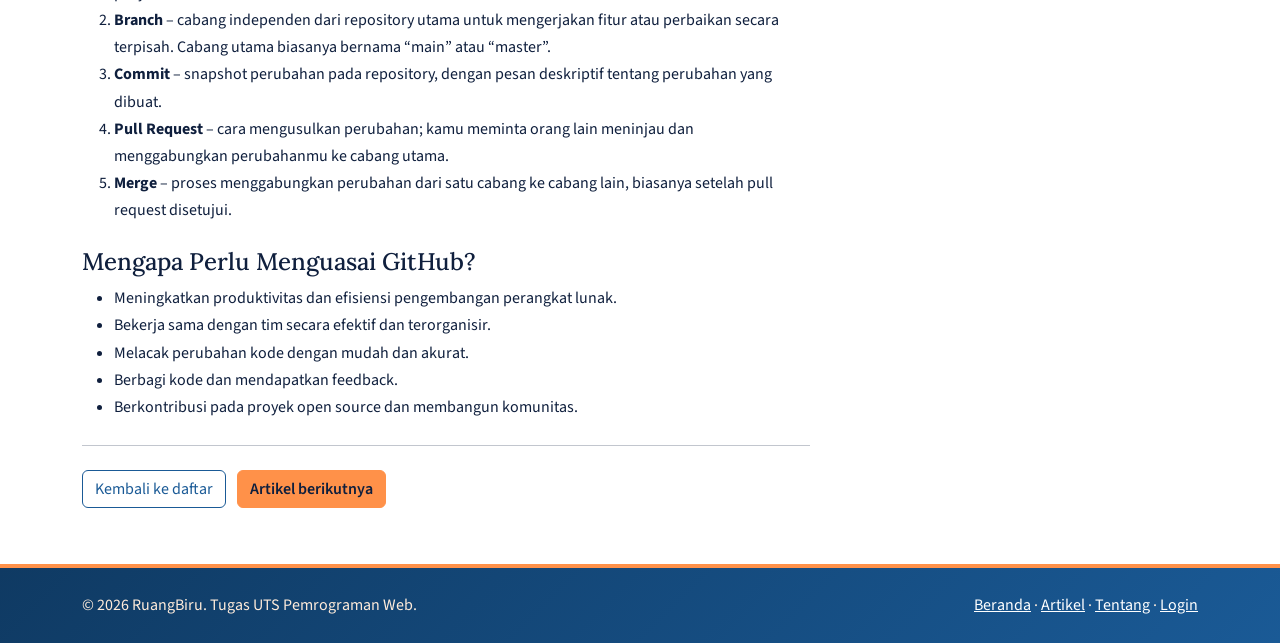
<file: detail-github.html>
<!DOCTYPE html>
<html lang="id">
<head>
  <meta charset="UTF-8">
  <meta name="viewport" content="width=device-width, initial-scale=1">
  <title>Apa itu GitHub dan Cara Kerjanya | RuangBiru</title>
  <link href="https://cdn.jsdelivr.net/npm/bootstrap@5.3.3/dist/css/bootstrap.min.css" rel="stylesheet">
  <link href="https://fonts.googleapis.com/css2?family=Lora:wght@500;700&family=Source+Sans+3:wght@400;600&display=swap" rel="stylesheet">
  <link href="css/style.css" rel="stylesheet">
</head>
<body>
<nav class="navbar navbar-expand-lg sticky-top bg-white border-bottom">
  <div class="container">
    <a class="navbar-brand brand" href="index.html">RuangBiru</a>
    <button class="navbar-toggler" type="button" data-bs-toggle="collapse" data-bs-target="#menu" aria-controls="menu" aria-expanded="false" aria-label="Buka menu">
      <span class="navbar-toggler-icon"></span>
    </button>
    <div class="collapse navbar-collapse" id="menu">
      <ul class="navbar-nav ms-auto"><li class="nav-item"><a class="nav-link" href="index.html">Beranda</a></li><li class="nav-item"><a class="nav-link active" href="artikel.html">Artikel</a></li><li class="nav-item"><a class="nav-link" href="tentang.html">Tentang</a></li><li class="nav-item"><a class="nav-link" href="login.html">Login</a></li></ul>
    </div>
  </div>
</nav>

<main class="container my-5">
  <nav aria-label="breadcrumb">
    <ol class="breadcrumb">
      <li class="breadcrumb-item"><a href="index.html">Beranda</a></li>
      <li class="breadcrumb-item"><a href="artikel.html">Artikel</a></li>
      <li class="breadcrumb-item active" aria-current="page">Teknologi</li>
    </ol>
  </nav>
  <div class="row g-5">
    <article class="col-lg-8">
      <span class="badge badge-cat mb-2">Teknologi</span>
      <h1 class="mb-3">Apa itu GitHub dan Cara Kerjanya</h1>
      <p class="text-muted">Sumber: Cakrawala University &middot; 5 menit baca</p>
      <img src="img/github.jpg" class="img-fluid rounded-3 my-4 w-100" alt="Apa itu GitHub dan Cara Kerjanya">
      <p>GitHub saat ini menjadi layanan web host yang memudahkan tim developer bekerja sama secara online. Dengan GitHub, developer tidak hanya dapat menyimpan dan mengelola kode, tetapi juga berkolaborasi untuk memeriksa kode di waktu dan tempat yang sama.</p>
      <p>GitHub memungkinkan kita melihat progres pekerjaan secara jelas dan detail, sehingga cocok untuk kolaborasi antar developer, apalagi di era kerja remote. Platform ini sangat populer dan telah digunakan lebih dari 50 juta pengguna.</p>
      <h2 class="h4 mt-4">Apa itu GitHub?</h2>
      <p>GitHub adalah aplikasi berbasis website yang menyediakan layanan penyimpanan repository secara gratis, lengkap dengan Version Control System (VCS). Developer memakainya untuk mengembangkan perangkat lunak, berkontribusi secara kolaboratif, melacak bug, mengelola proyek, dan berbagai kegiatan lain dalam pengembangan website maupun aplikasi.</p>
      <p>Secara sederhana, GitHub adalah platform manajemen proyek dengan sistem versioning kode sekaligus media sosial bagi developer di seluruh dunia. Platform ini gratis dengan proyek tidak terbatas, namun beberapa fitur tambahan, seperti fitur keamanan, dikenai biaya.</p>
      <h2 class="h4 mt-4">Fungsi GitHub</h2>
      <h3 class="h5 mt-3">Mempermudah Developer pada Proyek Open Source</h3>
      <p>Sebagian besar proyek open source memakai GitHub untuk pengelolaannya. Untuk berkontribusi, cukup lakukan forking, buat perubahan, lalu kirim pull request.</p>
      <h3 class="h5 mt-3">Mencegah Perubahan yang Merusak Kode Asli</h3>
      <p>Fitur Branch membuat banyak cabang dari kode utama, sehingga perubahan tidak berdampak pada kode utama. Fitur ini berguna saat memperbaiki bug atau mencoba menambahkan fitur baru.</p>
      <h3 class="h5 mt-3">Menjadi Portofolio yang Bagus</h3>
      <p>GitHub juga berfungsi sebagai portofolio profesional yang bisa membantu developer mendapatkan klien atau perusahaan.</p>
      <h2 class="h4 mt-4">Cara Kerja GitHub</h2>
      <ol><li><strong>Repository</strong> – tempat semua file proyek dan riwayat revisi disimpan. Anggap saja sebagai folder proyekmu.</li><li><strong>Branch</strong> – cabang independen dari repository utama untuk mengerjakan fitur atau perbaikan secara terpisah. Cabang utama biasanya bernama “main” atau “master”.</li><li><strong>Commit</strong> – snapshot perubahan pada repository, dengan pesan deskriptif tentang perubahan yang dibuat.</li><li><strong>Pull Request</strong> – cara mengusulkan perubahan; kamu meminta orang lain meninjau dan menggabungkan perubahanmu ke cabang utama.</li><li><strong>Merge</strong> – proses menggabungkan perubahan dari satu cabang ke cabang lain, biasanya setelah pull request disetujui.</li></ol>
      <h2 class="h4 mt-4">Mengapa Perlu Menguasai GitHub?</h2>
      <ul><li>Meningkatkan produktivitas dan efisiensi pengembangan perangkat lunak.</li><li>Bekerja sama dengan tim secara efektif dan terorganisir.</li><li>Melacak perubahan kode dengan mudah dan akurat.</li><li>Berbagi kode dan mendapatkan feedback.</li><li>Berkontribusi pada proyek open source dan membangun komunitas.</li></ul>
      <hr class="my-4">
      <a href="artikel.html" class="btn btn-outline-brand me-2 mb-2">Kembali ke daftar</a>
      <a href="detail-coding.html" class="btn btn-accent mb-2">Artikel berikutnya</a>
    </article>
    <aside class="col-lg-4">
      <div class="card">
        <div class="card-header fw-semibold">Artikel lainnya</div>
        <ul class="list-group list-group-flush"><li class="list-group-item"><a href="detail-coding.html">Tips Belajar Coding untuk Pemula Tanpa Background IT</a></li><li class="list-group-item"><a href="detail-literasi.html">Mengapa Pentingnya Literasi Digital dalam Era Digital?</a></li><li class="list-group-item"><a href="detail-asap.html">Sekolah Tetap Jalan di Tengah Kabut Asap Kalimantan, Kondisi Pelajar Jadi Sorotan</a></li></ul>
      </div>
    </aside>
  </div>
</main>
<footer class="footer py-4 mt-5">
  <div class="container d-flex flex-column flex-md-row justify-content-between gap-2">
    <span>&copy; 2026 RuangBiru. Tugas UTS Pemrograman Web.</span>
    <span><a href="index.html">Beranda</a> &middot; <a href="artikel.html">Artikel</a> &middot; <a href="tentang.html">Tentang</a> &middot; <a href="login.html">Login</a></span>
  </div>
</footer>
<script src="https://cdn.jsdelivr.net/npm/bootstrap@5.3.3/dist/js/bootstrap.bundle.min.js"></script>
</body>
</html>
</file>
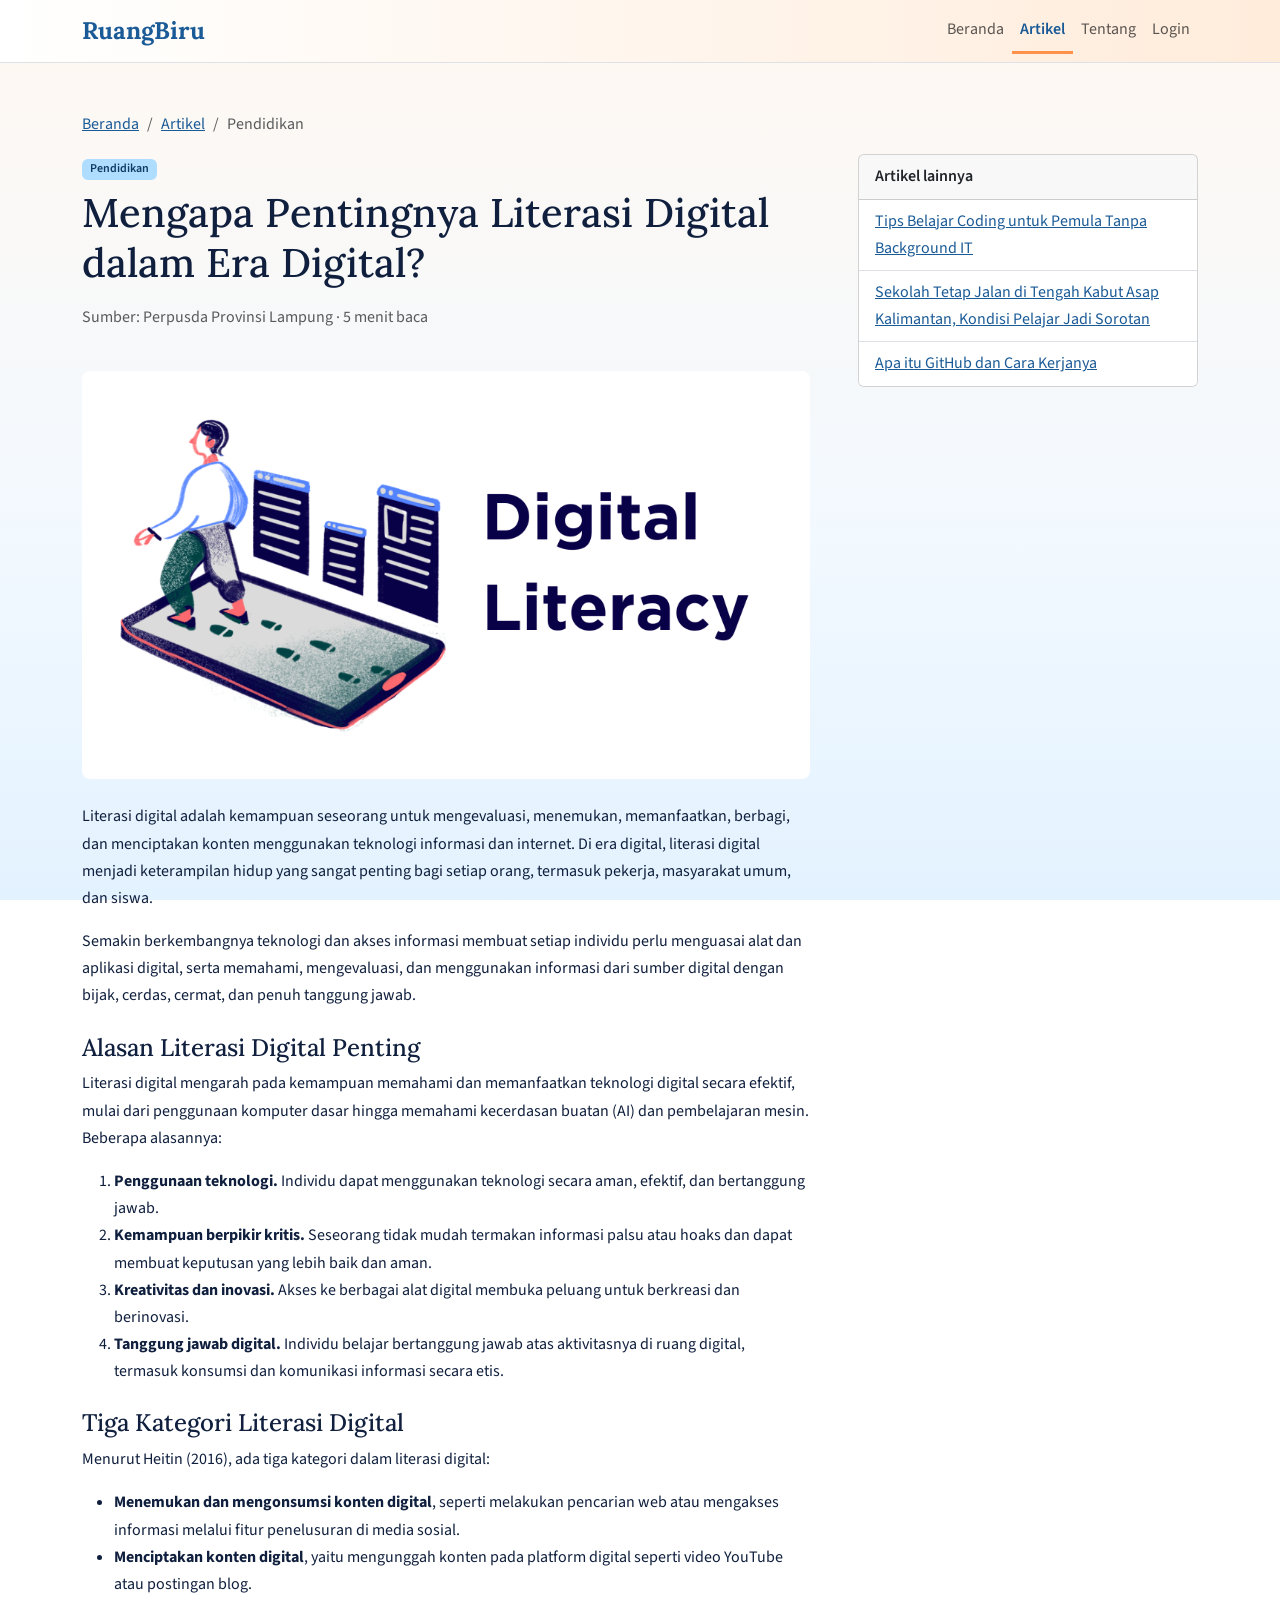
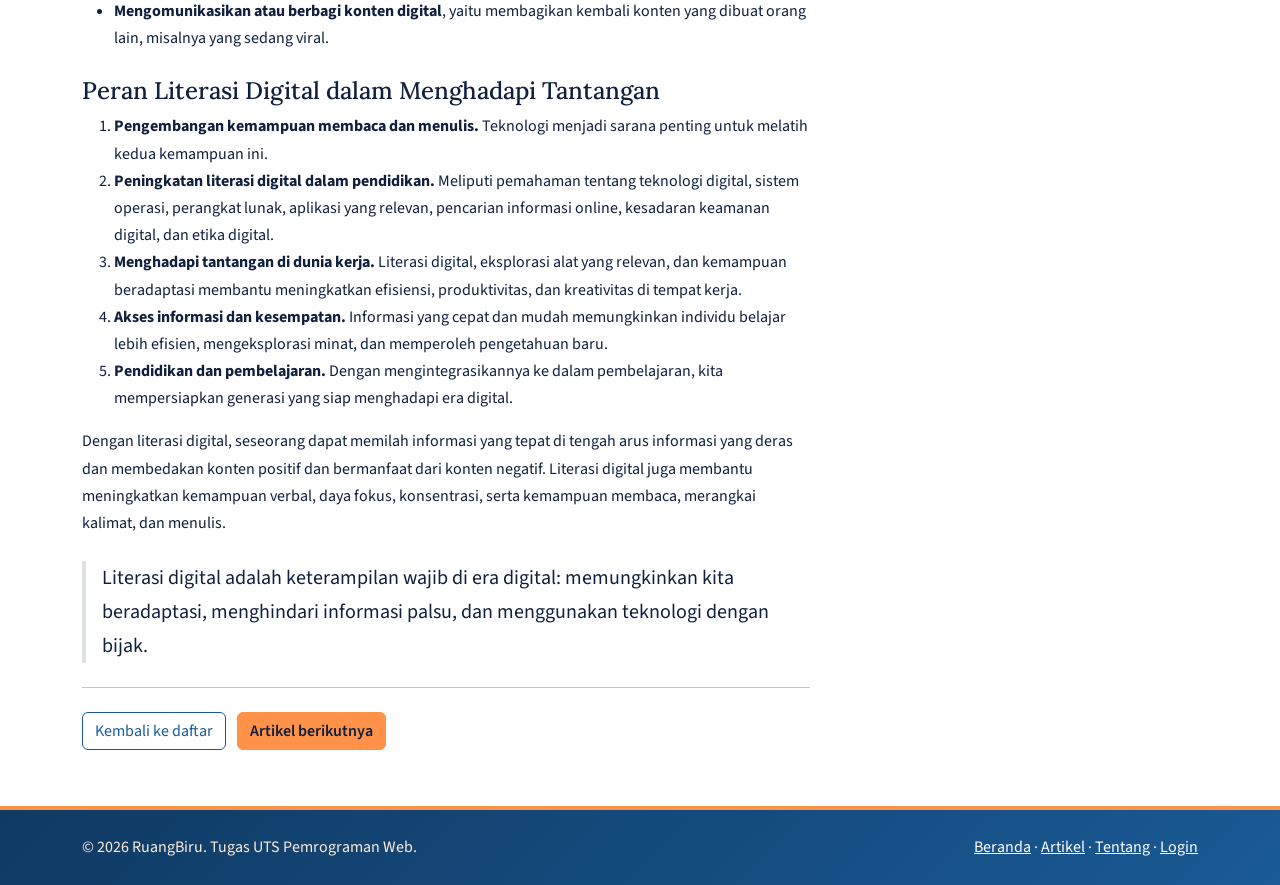
<file: detail-literasi.html>
<!DOCTYPE html>
<html lang="id">
<head>
  <meta charset="UTF-8">
  <meta name="viewport" content="width=device-width, initial-scale=1">
  <title>Mengapa Pentingnya Literasi Digital dalam Era Digital? | RuangBiru</title>
  <link href="https://cdn.jsdelivr.net/npm/bootstrap@5.3.3/dist/css/bootstrap.min.css" rel="stylesheet">
  <link href="https://fonts.googleapis.com/css2?family=Lora:wght@500;700&family=Source+Sans+3:wght@400;600&display=swap" rel="stylesheet">
  <link href="css/style.css" rel="stylesheet">
</head>
<body>
<nav class="navbar navbar-expand-lg sticky-top bg-white border-bottom">
  <div class="container">
    <a class="navbar-brand brand" href="index.html">RuangBiru</a>
    <button class="navbar-toggler" type="button" data-bs-toggle="collapse" data-bs-target="#menu" aria-controls="menu" aria-expanded="false" aria-label="Buka menu">
      <span class="navbar-toggler-icon"></span>
    </button>
    <div class="collapse navbar-collapse" id="menu">
      <ul class="navbar-nav ms-auto"><li class="nav-item"><a class="nav-link" href="index.html">Beranda</a></li><li class="nav-item"><a class="nav-link active" href="artikel.html">Artikel</a></li><li class="nav-item"><a class="nav-link" href="tentang.html">Tentang</a></li><li class="nav-item"><a class="nav-link" href="login.html">Login</a></li></ul>
    </div>
  </div>
</nav>

<main class="container my-5">
  <nav aria-label="breadcrumb">
    <ol class="breadcrumb">
      <li class="breadcrumb-item"><a href="index.html">Beranda</a></li>
      <li class="breadcrumb-item"><a href="artikel.html">Artikel</a></li>
      <li class="breadcrumb-item active" aria-current="page">Pendidikan</li>
    </ol>
  </nav>
  <div class="row g-5">
    <article class="col-lg-8">
      <span class="badge badge-cat mb-2">Pendidikan</span>
      <h1 class="mb-3">Mengapa Pentingnya Literasi Digital dalam Era Digital?</h1>
      <p class="text-muted">Sumber: Perpusda Provinsi Lampung &middot; 5 menit baca</p>
      <img src="img/literasi_digital.png" class="img-fluid rounded-3 my-4 w-100" alt="Mengapa Pentingnya Literasi Digital dalam Era Digital?">
      <p>Literasi digital adalah kemampuan seseorang untuk mengevaluasi, menemukan, memanfaatkan, berbagi, dan menciptakan konten menggunakan teknologi informasi dan internet. Di era digital, literasi digital menjadi keterampilan hidup yang sangat penting bagi setiap orang, termasuk pekerja, masyarakat umum, dan siswa.</p>
      <p>Semakin berkembangnya teknologi dan akses informasi membuat setiap individu perlu menguasai alat dan aplikasi digital, serta memahami, mengevaluasi, dan menggunakan informasi dari sumber digital dengan bijak, cerdas, cermat, dan penuh tanggung jawab.</p>
      <h2 class="h4 mt-4">Alasan Literasi Digital Penting</h2>
      <p>Literasi digital mengarah pada kemampuan memahami dan memanfaatkan teknologi digital secara efektif, mulai dari penggunaan komputer dasar hingga memahami kecerdasan buatan (AI) dan pembelajaran mesin. Beberapa alasannya:</p>
      <ol><li><strong>Penggunaan teknologi.</strong> Individu dapat menggunakan teknologi secara aman, efektif, dan bertanggung jawab.</li><li><strong>Kemampuan berpikir kritis.</strong> Seseorang tidak mudah termakan informasi palsu atau hoaks dan dapat membuat keputusan yang lebih baik dan aman.</li><li><strong>Kreativitas dan inovasi.</strong> Akses ke berbagai alat digital membuka peluang untuk berkreasi dan berinovasi.</li><li><strong>Tanggung jawab digital.</strong> Individu belajar bertanggung jawab atas aktivitasnya di ruang digital, termasuk konsumsi dan komunikasi informasi secara etis.</li></ol>
      <h2 class="h4 mt-4">Tiga Kategori Literasi Digital</h2>
      <p>Menurut Heitin (2016), ada tiga kategori dalam literasi digital:</p>
      <ul><li><strong>Menemukan dan mengonsumsi konten digital</strong>, seperti melakukan pencarian web atau mengakses informasi melalui fitur penelusuran di media sosial.</li><li><strong>Menciptakan konten digital</strong>, yaitu mengunggah konten pada platform digital seperti video YouTube atau postingan blog.</li><li><strong>Mengomunikasikan atau berbagi konten digital</strong>, yaitu membagikan kembali konten yang dibuat orang lain, misalnya yang sedang viral.</li></ul>
      <h2 class="h4 mt-4">Peran Literasi Digital dalam Menghadapi Tantangan</h2>
      <ol><li><strong>Pengembangan kemampuan membaca dan menulis.</strong> Teknologi menjadi sarana penting untuk melatih kedua kemampuan ini.</li><li><strong>Peningkatan literasi digital dalam pendidikan.</strong> Meliputi pemahaman tentang teknologi digital, sistem operasi, perangkat lunak, aplikasi yang relevan, pencarian informasi online, kesadaran keamanan digital, dan etika digital.</li><li><strong>Menghadapi tantangan di dunia kerja.</strong> Literasi digital, eksplorasi alat yang relevan, dan kemampuan beradaptasi membantu meningkatkan efisiensi, produktivitas, dan kreativitas di tempat kerja.</li><li><strong>Akses informasi dan kesempatan.</strong> Informasi yang cepat dan mudah memungkinkan individu belajar lebih efisien, mengeksplorasi minat, dan memperoleh pengetahuan baru.</li><li><strong>Pendidikan dan pembelajaran.</strong> Dengan mengintegrasikannya ke dalam pembelajaran, kita mempersiapkan generasi yang siap menghadapi era digital.</li></ol>
      <p>Dengan literasi digital, seseorang dapat memilah informasi yang tepat di tengah arus informasi yang deras dan membedakan konten positif dan bermanfaat dari konten negatif. Literasi digital juga membantu meningkatkan kemampuan verbal, daya fokus, konsentrasi, serta kemampuan membaca, merangkai kalimat, dan menulis.</p>
      <blockquote class="blockquote border-start border-4 ps-3 my-4"><p>Literasi digital adalah keterampilan wajib di era digital: memungkinkan kita beradaptasi, menghindari informasi palsu, dan menggunakan teknologi dengan bijak.</p></blockquote>
      <hr class="my-4">
      <a href="artikel.html" class="btn btn-outline-brand me-2 mb-2">Kembali ke daftar</a>
      <a href="detail-asap.html" class="btn btn-accent mb-2">Artikel berikutnya</a>
    </article>
    <aside class="col-lg-4">
      <div class="card">
        <div class="card-header fw-semibold">Artikel lainnya</div>
        <ul class="list-group list-group-flush"><li class="list-group-item"><a href="detail-coding.html">Tips Belajar Coding untuk Pemula Tanpa Background IT</a></li><li class="list-group-item"><a href="detail-asap.html">Sekolah Tetap Jalan di Tengah Kabut Asap Kalimantan, Kondisi Pelajar Jadi Sorotan</a></li><li class="list-group-item"><a href="detail-github.html">Apa itu GitHub dan Cara Kerjanya</a></li></ul>
      </div>
    </aside>
  </div>
</main>
<footer class="footer py-4 mt-5">
  <div class="container d-flex flex-column flex-md-row justify-content-between gap-2">
    <span>&copy; 2026 RuangBiru. Tugas UTS Pemrograman Web.</span>
    <span><a href="index.html">Beranda</a> &middot; <a href="artikel.html">Artikel</a> &middot; <a href="tentang.html">Tentang</a> &middot; <a href="login.html">Login</a></span>
  </div>
</footer>
<script src="https://cdn.jsdelivr.net/npm/bootstrap@5.3.3/dist/js/bootstrap.bundle.min.js"></script>
</body>
</html>
</file>
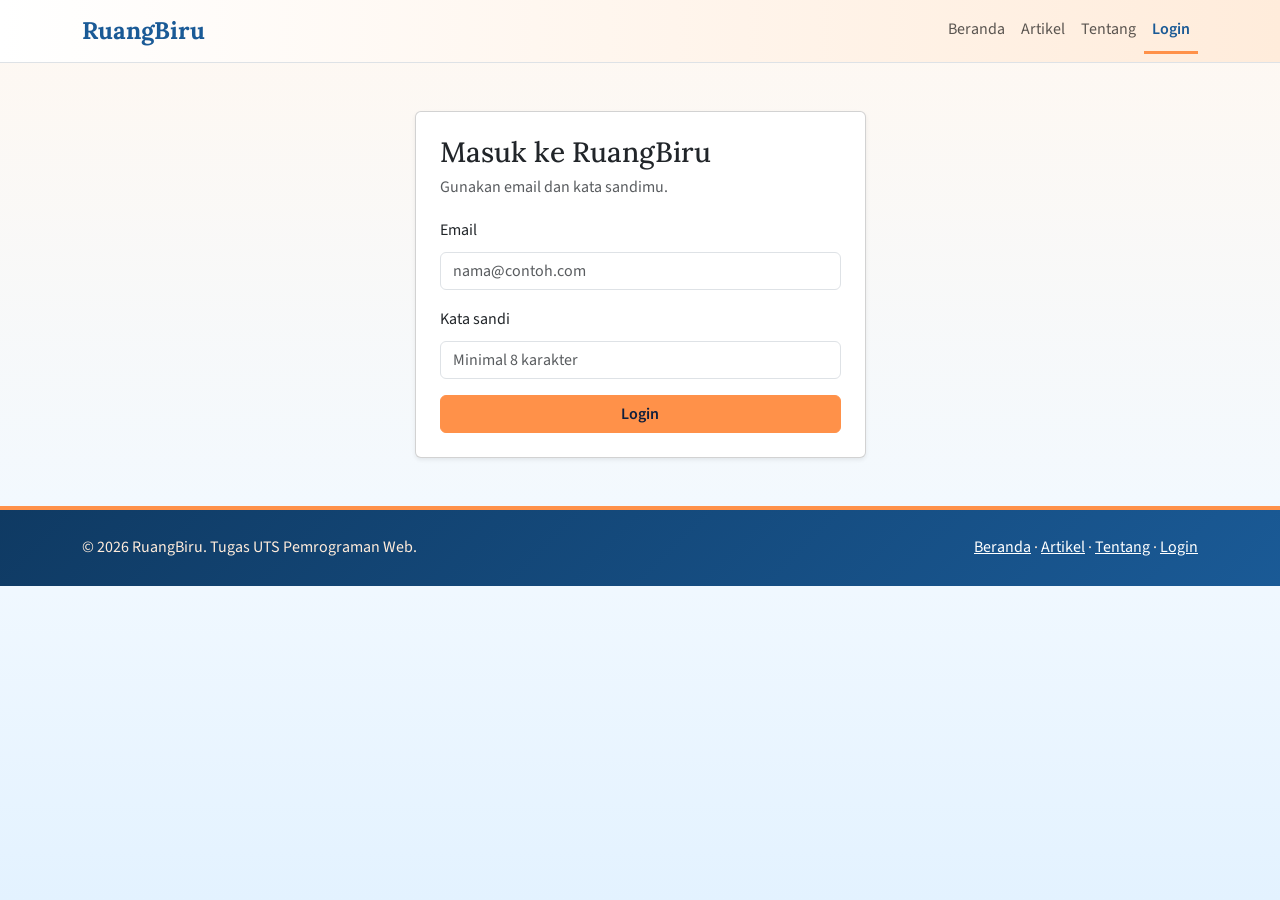
<file: login.html>
<!DOCTYPE html>
<html lang="id">
<head>
  <meta charset="UTF-8">
  <meta name="viewport" content="width=device-width, initial-scale=1">
  <title>Login | RuangBiru</title>
  <link href="https://cdn.jsdelivr.net/npm/bootstrap@5.3.3/dist/css/bootstrap.min.css" rel="stylesheet">
  <link href="https://fonts.googleapis.com/css2?family=Lora:wght@500;700&family=Source+Sans+3:wght@400;600&display=swap" rel="stylesheet">
  <link href="css/style.css" rel="stylesheet">
</head>
<body>
<nav class="navbar navbar-expand-lg sticky-top bg-white border-bottom">
  <div class="container">
    <a class="navbar-brand brand" href="index.html">RuangBiru</a>
    <button class="navbar-toggler" type="button" data-bs-toggle="collapse" data-bs-target="#menu" aria-controls="menu" aria-expanded="false" aria-label="Buka menu">
      <span class="navbar-toggler-icon"></span>
    </button>
    <div class="collapse navbar-collapse" id="menu">
      <ul class="navbar-nav ms-auto"><li class="nav-item"><a class="nav-link" href="index.html">Beranda</a></li><li class="nav-item"><a class="nav-link" href="artikel.html">Artikel</a></li><li class="nav-item"><a class="nav-link" href="tentang.html">Tentang</a></li><li class="nav-item"><a class="nav-link active" href="login.html">Login</a></li></ul>
    </div>
  </div>
</nav>

<main class="container my-5">
  <div class="row justify-content-center">
    <div class="col-md-8 col-lg-5">
      <div class="card shadow-sm">
        <div class="card-body p-4">
          <h1 class="h3 mb-1">Masuk ke RuangBiru</h1>
          <p class="text-muted">Gunakan email dan kata sandimu.</p>
          <div id="pesan" role="alert"></div>
          <form id="formLogin" novalidate>
            <div class="mb-3">
              <label for="email" class="form-label">Email</label>
              <input type="email" class="form-control" id="email" placeholder="nama@contoh.com">
              <div class="invalid-feedback" id="errEmail"></div>
            </div>
            <div class="mb-3">
              <label for="password" class="form-label">Kata sandi</label>
              <input type="password" class="form-control" id="password" placeholder="Minimal 8 karakter">
              <div class="invalid-feedback" id="errPassword"></div>
            </div>
            <button type="submit" class="btn btn-accent w-100">Login</button>
          </form>
        </div>
      </div>
    </div>
  </div>
</main>
<footer class="footer py-4 mt-5">
  <div class="container d-flex flex-column flex-md-row justify-content-between gap-2">
    <span>&copy; 2026 RuangBiru. Tugas UTS Pemrograman Web.</span>
    <span><a href="index.html">Beranda</a> &middot; <a href="artikel.html">Artikel</a> &middot; <a href="tentang.html">Tentang</a> &middot; <a href="login.html">Login</a></span>
  </div>
</footer>
<script src="https://cdn.jsdelivr.net/npm/bootstrap@5.3.3/dist/js/bootstrap.bundle.min.js"></script>
<script src="js/login.js"></script>
</body>
</html>
</file>
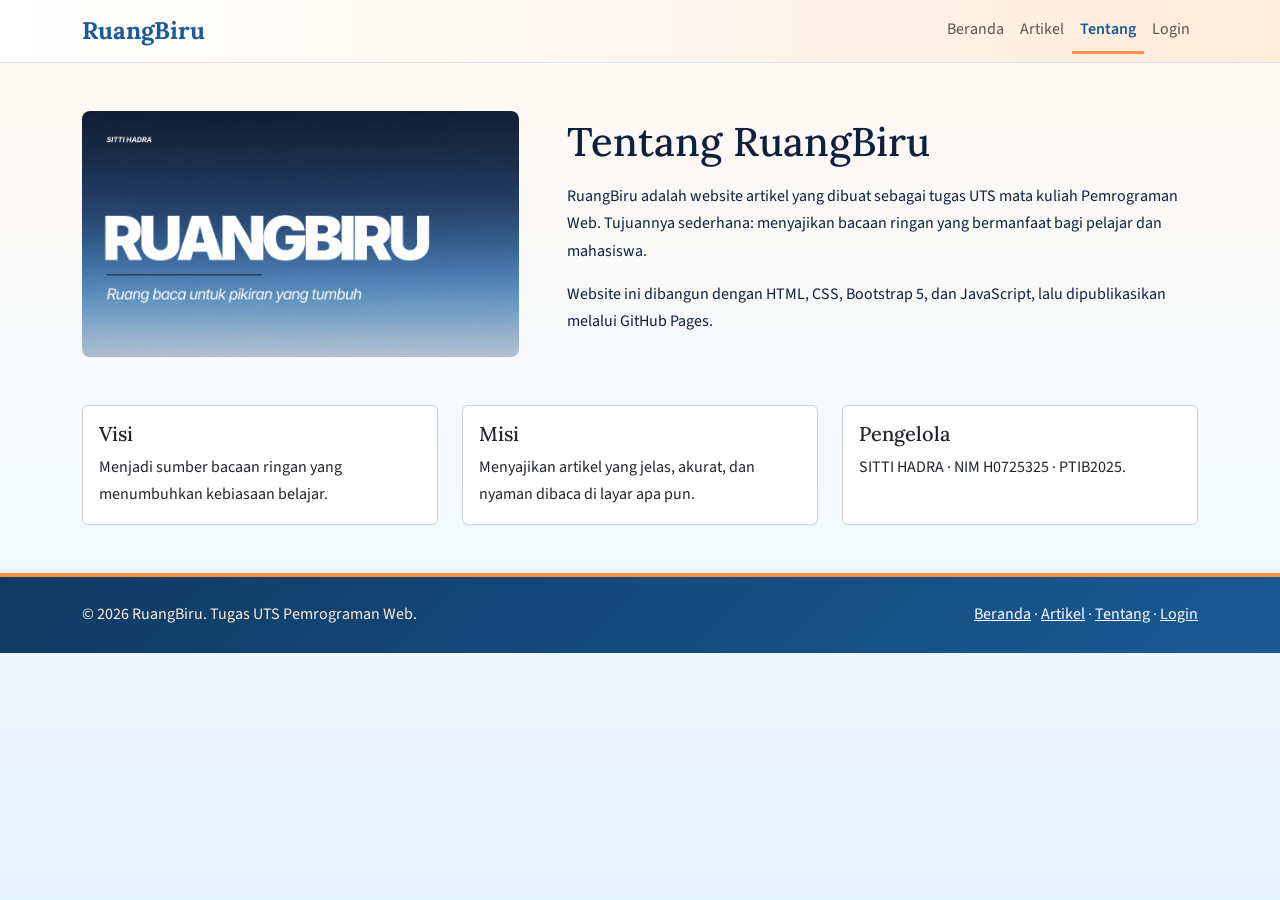
<file: tentang.html>
<!DOCTYPE html>
<html lang="id">
<head>
  <meta charset="UTF-8">
  <meta name="viewport" content="width=device-width, initial-scale=1">
  <title>Tentang | RuangBiru</title>
  <link href="https://cdn.jsdelivr.net/npm/bootstrap@5.3.3/dist/css/bootstrap.min.css" rel="stylesheet">
  <link href="https://fonts.googleapis.com/css2?family=Lora:wght@500;700&family=Source+Sans+3:wght@400;600&display=swap" rel="stylesheet">
  <link href="css/style.css" rel="stylesheet">
</head>
<body>
<nav class="navbar navbar-expand-lg sticky-top bg-white border-bottom">
  <div class="container">
    <a class="navbar-brand brand" href="index.html">RuangBiru</a>
    <button class="navbar-toggler" type="button" data-bs-toggle="collapse" data-bs-target="#menu" aria-controls="menu" aria-expanded="false" aria-label="Buka menu">
      <span class="navbar-toggler-icon"></span>
    </button>
    <div class="collapse navbar-collapse" id="menu">
      <ul class="navbar-nav ms-auto"><li class="nav-item"><a class="nav-link" href="index.html">Beranda</a></li><li class="nav-item"><a class="nav-link" href="artikel.html">Artikel</a></li><li class="nav-item"><a class="nav-link active" href="tentang.html">Tentang</a></li><li class="nav-item"><a class="nav-link" href="login.html">Login</a></li></ul>
    </div>
  </div>
</nav>

<main class="container my-5">
  <div class="row g-5 align-items-center">
    <div class="col-md-5">
      <img src="img/RuangBiru.png" class="img-fluid rounded-3" alt="Tim pengelola RuangBiru">
    </div>
    <div class="col-md-7">
      <h1 class="mb-3">Tentang RuangBiru</h1>
      <p>RuangBiru adalah website artikel yang dibuat sebagai tugas UTS mata kuliah Pemrograman Web. Tujuannya sederhana: menyajikan bacaan ringan yang bermanfaat bagi pelajar dan mahasiswa.</p>
      <p>Website ini dibangun dengan HTML, CSS, Bootstrap 5, dan JavaScript, lalu dipublikasikan melalui GitHub Pages.</p>
    </div>
  </div>
  <div class="row g-4 mt-4">
    <div class="col-md-4"><div class="card h-100"><div class="card-body"><h2 class="h5">Visi</h2><p class="mb-0">Menjadi sumber bacaan ringan yang menumbuhkan kebiasaan belajar.</p></div></div></div>
    <div class="col-md-4"><div class="card h-100"><div class="card-body"><h2 class="h5">Misi</h2><p class="mb-0">Menyajikan artikel yang jelas, akurat, dan nyaman dibaca di layar apa pun.</p></div></div></div>
    <div class="col-md-4"><div class="card h-100"><div class="card-body"><h2 class="h5">Pengelola</h2><p class="mb-0">SITTI HADRA &middot; NIM H0725325 &middot; PTIB2025.</p></div></div></div>
  </div>
</main>
<footer class="footer py-4 mt-5">
  <div class="container d-flex flex-column flex-md-row justify-content-between gap-2">
    <span>&copy; 2026 RuangBiru. Tugas UTS Pemrograman Web.</span>
    <span><a href="index.html">Beranda</a> &middot; <a href="artikel.html">Artikel</a> &middot; <a href="tentang.html">Tentang</a> &middot; <a href="login.html">Login</a></span>
  </div>
</footer>
<script src="https://cdn.jsdelivr.net/npm/bootstrap@5.3.3/dist/js/bootstrap.bundle.min.js"></script>
</body>
</html>
</file>
<file: css/style.css>
/* ===== Variabel warna (ubah di sini untuk mengganti tema) ===== */
:root{
  /* Palet utama */
  --biru:#60B5FF;
  --biru-muda:#AFDDFF;
  --krem:#FFECDB;
  --oranye:#FF9149;

  /* Warna pendukung (lebih gelap, agar teks terbaca) */
  --biru-tua:#1a5a96;
  --biru-gelap:#0f3a63;
  --ink:#0f1f3d;

  /* Gradasi */
  --grad-hero:linear-gradient(135deg,#60B5FF 0%,#AFDDFF 40%,#FFECDB 75%,#FF9149 100%);
  --grad-body:linear-gradient(180deg,#fff8f1 0%,#f2f9ff 60%,#e3f2ff 100%);
  --grad-navbar:linear-gradient(90deg,#ffffff,#FFECDB);
  --grad-footer:linear-gradient(135deg,#0f3a63,#1a5a96);
}

/* ===== Dasar ===== */
body{
  font-family:'Source Sans 3',sans-serif;
  background:var(--grad-body) fixed;
  color:var(--ink);
  line-height:1.7;
}
h1,h2,h3,h4,h5,.brand{font-family:'Lora',serif;line-height:1.25}
a{color:var(--biru-tua)}
a:hover{color:var(--biru-gelap)}

/* ===== Navbar ===== */
.navbar{background:var(--grad-navbar)!important}
.brand{font-weight:700;color:var(--biru-tua)!important;font-size:1.5rem}
.navbar .nav-link.active{color:var(--biru-tua);font-weight:600;border-bottom:3px solid var(--oranye)}

/* ===== Hero =====
   Latar terang, jadi teks memakai warna gelap */
.hero{background:var(--grad-hero);color:var(--ink)}
.hero .btn-outline-light{border-color:var(--biru-gelap);color:var(--biru-gelap);font-weight:600}
.hero .btn-outline-light:hover{background:var(--biru-gelap);color:#fff}

/* ===== Tombol ===== */
.btn-accent{background:var(--oranye);border-color:var(--oranye);color:var(--ink);font-weight:600}
.btn-accent:hover{background:#e8792f;border-color:#e8792f;color:var(--ink)}
.btn-outline-brand{border-color:var(--biru-tua);color:var(--biru-tua)}
.btn-outline-brand:hover{background:var(--biru-tua);color:#fff}

/* ===== Kartu artikel ===== */
.badge-cat{background:var(--biru-muda);color:var(--biru-gelap);font-weight:600}
.article-card{border:1px solid var(--biru-muda);background:#fff;transition:transform .2s,box-shadow .2s}
.article-card:hover{transform:translateY(-4px);box-shadow:0 10px 24px rgba(96,181,255,.35)}
.article-card img{width:100%;aspect-ratio:16/9;object-fit:cover}

/* ===== Komponen lain ===== */
.pagination .active .page-link{background:var(--biru-tua);border-color:var(--biru-tua)}
.alert-info{background:var(--krem);border-color:var(--oranye);color:#5a2d0c}

/* ===== Footer ===== */
.footer{background:var(--grad-footer);color:var(--krem);border-top:4px solid var(--oranye)}
.footer a{color:#fff}

/* ===== Aksesibilitas ===== */
:focus-visible{outline:3px solid var(--biru-tua);outline-offset:2px}
</file>
